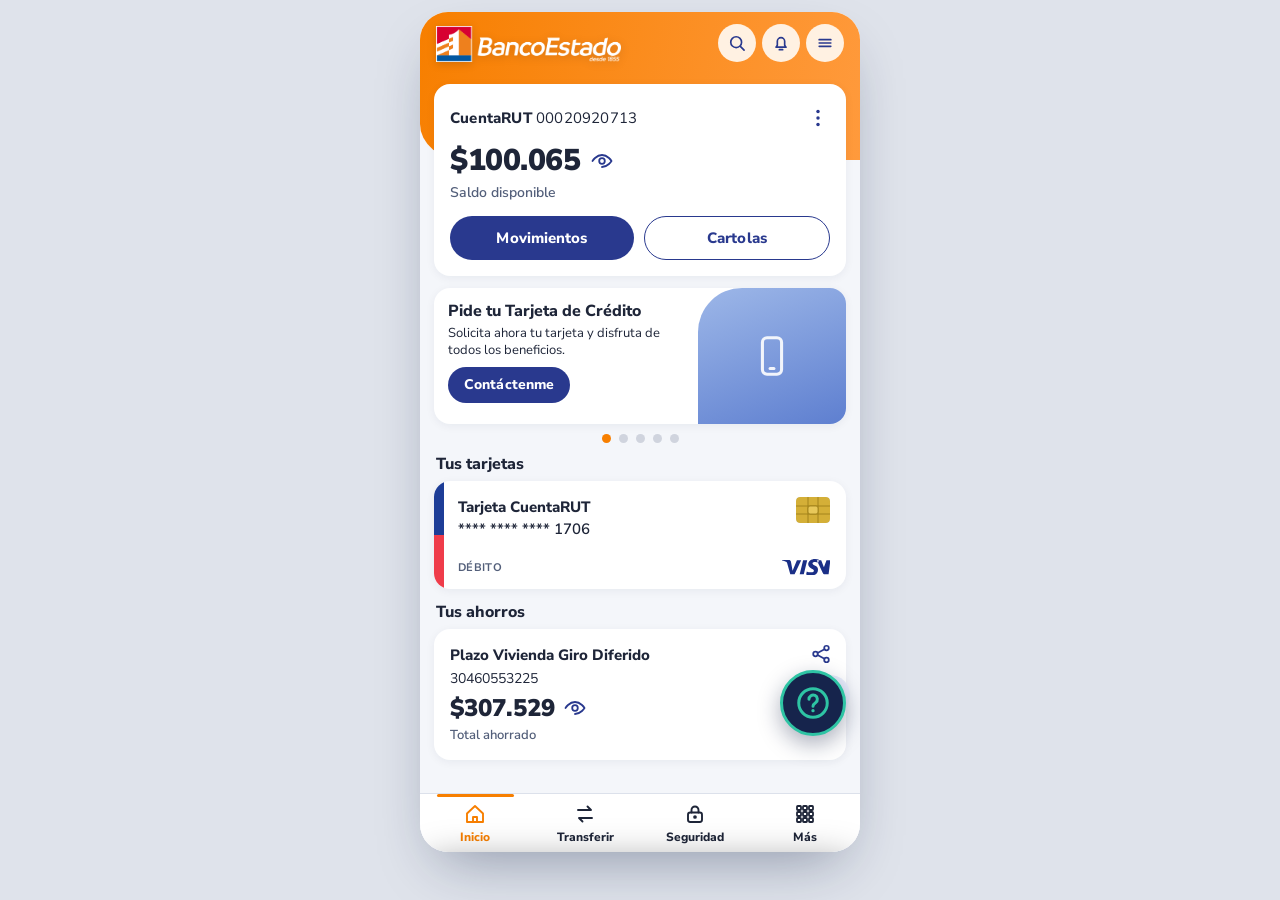
<file: public/assets/aistudio/index_3b2dd825.html>
<!DOCTYPE html>
<html lang="es">
<head>
<meta charset="UTF-8">
<meta name="viewport" content="width=device-width, initial-scale=1.0, maximum-scale=1.0, user-scalable=no, viewport-fit=cover">
<meta name="theme-color" content="#F77F00">
<title>Interfaz Puente — BancoEstado</title>

<!-- Tipografías oficiales similares a la App BancoEstado (Nunito / Nunito Sans) -->
<link rel="preconnect" href="https://fonts.googleapis.com">
<link rel="preconnect" href="https://fonts.gstatic.com" crossorigin>
<link href="https://fonts.googleapis.com/css2?family=Nunito+Sans:ital,opsz,wght@0,6..12,400;0,6..12,600;0,6..12,700;0,6..12,800;0,6..12,900;1,6..12,800;1,6..12,900&family=Nunito:wght@700;800;900&display=swap" rel="stylesheet">

<style>
  :root{
    --navy:#0D1B3E; --navy-sheet:#102048; --fab:#16244C; --teal:#2EC4A4;
    --orange:#F77F00; --orange-2:#FF9A3C; --indigo:#29398E; --indigo-soft:#E8ECFB;
    --ink:#1E2538; --muted:#535F7A; --line:#DCE1EB; --bg:#F4F6FA; --red:#D9383A; --red-soft:#FEECEE;
    --green:#0D8F72; --mint:#E3F7F0; --blue-pale:#E3EEFC;
    --ease:cubic-bezier(.22,.61,.36,1);
    --font-main:'Nunito Sans',system-ui,-apple-system,sans-serif;
    --font-brand:'Nunito',system-ui,sans-serif;
  }
  *{box-sizing:border-box;margin:0;padding:0}
  html,body{height:100%;width:100%;overflow:hidden}
  body{font-family:var(--font-main);background:#dfe3eb;color:var(--ink);-webkit-tap-highlight-color:transparent}
  button{font-family:inherit;cursor:pointer;border:none;background:none;color:inherit}
  .ic{width:22px;height:22px;display:block}

  /* Aviso si se abre dentro del WebView de la app de Google o WhatsApp */
  .inapp-warning{
    display:none;position:relative;z-index:99;background:#1E293B;color:#F8FAFC;
    padding:10px 14px;font-size:13px;align-items:center;justify-content:space-between;gap:10px;
    box-shadow:0 2px 10px rgba(0,0,0,.25);
  }
  .inapp-warning.show{display:flex}
  .btn-intent{
    background:var(--orange);color:#fff;padding:6px 12px;border-radius:8px;
    font-size:12px;font-weight:900;text-decoration:none;white-space:nowrap;
  }

  /* Marco móvil proporcionado a escala real */
  .app{position:relative;width:100%;max-width:440px;margin:0 auto;height:100vh;height:100dvh;background:var(--bg);overflow:hidden;overflow-y:clip;contain:paint}
  @media (min-width:480px){
    .app{height:min(840px,calc(100vh - 24px));margin-top:12px;border-radius:28px;box-shadow:0 25px 60px -20px rgba(13,27,62,.4)}
  }
  .views{position:absolute;top:0;left:0;right:0;bottom:0}
  .view{
    position:absolute;top:0;left:0;right:0;bottom:0;display:flex;flex-direction:column;background:var(--bg);
    opacity:0;visibility:hidden;transform:translateX(20px);
    transition:opacity .4s var(--ease),transform .4s var(--ease),visibility 0s linear .4s;
  }
  .view.is-before{transform:translateX(-20px)}
  .view.is-active{opacity:1;visibility:visible;transform:none;transition:opacity .4s var(--ease),transform .4s var(--ease),visibility 0s}
  .scroll{flex:1 1 auto;overflow-y:auto;-webkit-overflow-scrolling:touch;position:relative}

  /* Cabecera BancoEstado a escala y tipografía real */
  /* Cabecera BancoEstado a escala y tipografía real */
  .be-header{
    background:linear-gradient(100deg,var(--orange) 0%,var(--orange-2) 100%);
    height:148px;border-bottom-left-radius:44px 36px;
    padding:calc(env(safe-area-inset-top,0px) + 12px) 16px 0;
    display:flex;align-items:flex-start;justify-content:space-between;
  }
  .brand-logo-wrap{display:flex;align-items:center;padding-top:2px;cursor:pointer}
  .brand-logo-wrap:active{opacity:.9}
  .be-logo-img{height:36px;width:auto;max-width:210px;display:block;object-fit:contain;filter:drop-shadow(0 2px 4px rgba(0,0,0,.15))}
  .be-actions{display:flex;gap:6px}
  .round{width:38px;height:38px;border-radius:50%;background:#FFF1E2;color:var(--indigo);display:flex;align-items:center;justify-content:center}
  .round .ic{width:20px;height:20px}

  /* ================= PANTALLA DE CARGA / TRANSICIÓN BANCOESTADO (AUREOLA GIRANDO) ================= */
  .be-page-loader{
    position:absolute;top:0;left:0;right:0;bottom:0;background:#FFFFFF;
    z-index:90;display:flex;flex-direction:column;align-items:center;justify-content:center;
    opacity:0;visibility:hidden;pointer-events:none;transition:opacity .24s var(--ease),visibility .24s var(--ease);
  }
  .be-page-loader.active{opacity:1;visibility:visible;pointer-events:auto}
  .be-loader-wrap{
    position:relative;width:80px;height:80px;display:flex;align-items:center;justify-content:center;
  }
  /* Aureola naranja girando exactamente como en la referencia nativa */
  .be-loader-ring{
    position:absolute;top:0;left:0;width:80px;height:80px;border-radius:50%;
    border:3.5px solid transparent;border-top-color:#FF6A00;border-right-color:#FF6A00;
    animation:be-ring-spin .75s linear infinite;
  }
  @keyframes be-ring-spin{to{transform:rotate(360deg)}}
  .be-loader-logo{
    width:48px;height:48px;border-radius:50%;background:transparent;
    display:flex;align-items:center;justify-content:center;
    box-shadow:0 2px 10px rgba(0,0,0,.06);overflow:hidden;
  }
  .be-loader-logo img{width:46px;height:46px;display:block;object-fit:contain}

  /* ================= SPOTLIGHT / OSCURECIMIENTO EN DESTINATARIOS ================= */
  .recipients-scroll.spotlight-active .contact-item:not(.spotlight-target),
  .recipients-scroll.spotlight-active .contact-letter-header{
    opacity:.18;filter:blur(.5px);transition:all .35s var(--ease);
  }
  .contact-item.spotlight-target{
    opacity:1 !important;filter:none !important;transform:scale(1.03);
    background:#FFF9F2 !important;border:2.5px solid var(--orange) !important;
    border-radius:14px;box-shadow:0 8px 26px rgba(247,127,0,.35) !important;
    z-index:20;position:relative;transition:all .3s var(--ease);
  }

  /* Tarjetas de cuenta proporcionadas */
  .cards{padding:0 14px 24px;margin-top:-76px;position:relative}
  .card{background:#fff;border-radius:16px;box-shadow:0 2px 10px rgba(25,35,70,.06);margin-bottom:12px}
  .acct{padding:16px}
  .acct .top{display:flex;justify-content:space-between;align-items:center}
  .acct .num{font-size:15px;color:var(--ink);letter-spacing:.2px}
  .acct .num b{font-weight:800}
  .kebab{width:36px;height:36px;color:var(--indigo);display:flex;align-items:center;justify-content:center;margin-right:-6px}
  .bal-row{display:flex;align-items:center;gap:10px;margin-top:4px}
  .bal{font-size:30px;font-weight:900;letter-spacing:-.5px;font-variant-numeric:tabular-nums}
  .eye{color:var(--indigo);width:24px;height:24px}
  .acct .lbl{color:var(--muted);font-size:14px;font-weight:600;margin-top:2px}
  .btn-row{display:flex;gap:10px;margin-top:14px}
  .pill{flex:1;min-height:44px;border-radius:24px;font-size:15px;font-weight:800;letter-spacing:.1px}
  .pill.filled{background:var(--indigo);color:#fff}
  .pill.outline{border:1.8px solid var(--indigo);color:var(--indigo);background:#fff}

  .promo{display:flex;overflow:hidden;min-height:136px}
  .promo .txt{flex:1;padding:14px 6px 14px 14px;display:flex;flex-direction:column;align-items:flex-start}
  .promo h3{font-size:16px;font-weight:800;line-height:1.2}
  .promo p{font-size:13px;line-height:1.3;margin:4px 0 8px;color:var(--ink)}
  .pill.small{flex:none;min-height:36px;padding:0 16px;font-size:14px}
  .promo .pic{width:36%;border-radius:44px 0 0 0;background:linear-gradient(160deg,#9db7e8,#5e7fd0);display:flex;align-items:center;justify-content:center}
  .promo .pic svg{width:46px;height:46px;color:#fff;opacity:.9}
  .dots{display:flex;justify-content:center;gap:8px;margin:-2px 0 10px}
  .dots i{width:9px;height:9px;border-radius:50%;background:#D0D4DE;display:block}
  .dots i:first-child{background:var(--orange)}

  .h2{font-size:16px;margin:8px 2px 6px;color:var(--ink);font-weight:800}
  .tcard{position:relative;padding:14px 14px 14px 24px;min-height:108px;overflow:hidden}
  .tcard::before{content:'';position:absolute;left:0;top:0;bottom:0;width:10px;background:linear-gradient(180deg,#1d3d97 0 50%,#ef3c4a 50% 100%)}
  .tcard b{font-size:15px;font-weight:800;display:block}
  .tcard .mask{font-size:15px;color:var(--ink);margin-top:2px;font-weight:600}
  .tcard .visa{position:absolute;right:14px;top:16px;font-size:24px;font-weight:900;font-style:italic;color:#1a2f87}
  
  .scard{padding:16px;position:relative}
  .scard b{font-size:15px;font-weight:800;display:block;padding-right:40px}
  .scard .acc{font-size:14px;margin-top:4px}
  .scard .amt{font-size:24px;font-weight:900;margin-top:4px;display:flex;align-items:center;gap:8px}
  .scard .share{position:absolute;right:14px;top:14px;color:var(--indigo)}
  .scard .next{position:absolute;right:-4px;top:50%;margin-top:-20px;width:40px;height:40px;border-radius:50%;background:var(--indigo-soft);color:var(--indigo);display:flex;align-items:center;justify-content:center}
  .scard .tot{color:var(--muted);font-size:13px;margin-top:2px;font-weight:600}

  /* Barra de navegación inferior */
  .bottom-nav{flex:0 0 auto;background:#fff;display:flex;border-top:1px solid var(--line);padding-bottom:env(safe-area-inset-bottom,0px)}
  .nav-item{flex:1;position:relative;display:flex;flex-direction:column;align-items:center;gap:3px;padding:8px 2px 6px;font-size:12px;font-weight:800;color:var(--ink);min-height:58px}
  .nav-item .ic{width:24px;height:24px}
  .nav-item.on{color:var(--orange)}
  .nav-item.on::before{content:'';position:absolute;top:0;left:15%;right:15%;height:3px;background:var(--orange);border-radius:2px}

  /* Vista Transferir */
  .t-head{background:#fff;padding:calc(env(safe-area-inset-top,0px) + 8px) 8px 8px;display:flex;align-items:center;gap:4px;border-bottom:1px solid var(--line);flex:0 0 auto}
  .t-head h1{font-size:19px;font-weight:900}
  .icon-btn{width:44px;height:44px;display:flex;align-items:center;justify-content:center;border-radius:50%;color:var(--ink)}
  .t-scroll{background:#fff;padding:16px 14px 220px}
  .field{margin-bottom:16px;transition:opacity .4s var(--ease)}
  .field > .lbl{font-size:14px;font-weight:800;color:var(--muted);margin-bottom:6px;display:flex;align-items:center;gap:6px}
  .field .tick{color:var(--green);opacity:0;transform:scale(.5);transition:all .3s var(--ease);width:18px;height:18px}
  .field.filled .tick{opacity:1;transform:scale(1)}
  .fcard{border:1.6px solid var(--line);border-radius:14px;padding:14px;background:#fff;transition:all .4s var(--ease)}
  .field[data-f="origin"] .fcard{background:var(--bg);border-color:transparent}
  .fcard .big{font-size:17px;font-weight:800;color:var(--ink)}
  .fcard .sub{font-size:14px;color:var(--muted);margin-top:2px}
  .fcard .ph{color:#5C677D;font-weight:600;font-size:15px}
  .fcard .err{color:var(--red)}
  .field.filled .fcard{border-color:var(--teal);background:var(--mint);box-shadow:0 0 0 3px rgba(46,196,164,.15)}
  .field.has-error .fcard{border-color:var(--red);background:var(--red-soft);box-shadow:0 0 0 3px rgba(217,56,58,.15)}
  .amount-big{font-size:24px;font-weight:900}
  .amount-err{font-size:14px;font-weight:800;color:var(--red);margin-top:6px;line-height:1.3}
  
  /* Spotlight y oscurecimiento en el formulario de transferencia */
  #viewTransfer[data-focus="dest"] .field:not([data-f="dest"]){opacity:.3;filter:grayscale(40%);transition:all .35s var(--ease)}
  #viewTransfer[data-focus="amount"] .field:not([data-f="amount"]){
    opacity:.22;filter:grayscale(50%);transition:all .35s var(--ease);
  }
  #viewTransfer[data-focus="summary"] .field[data-f="origin"],
  #viewTransfer[data-focus="summary"] .field[data-f="msg"]{opacity:.25;filter:grayscale(40%)}

  #viewTransfer[data-focus="dest"] [data-f="dest"] .fcard{outline:3px solid var(--teal);outline-offset:2px}
  #viewTransfer[data-focus="amount"] [data-f="amount"]{
    opacity:1;transform:scale(1.02);transition:all .35s var(--ease);
  }
  #viewTransfer[data-focus="amount"] [data-f="amount"] .fcard{
    border-color:var(--orange) !important;
    background:#FFFDF9 !important;
    box-shadow:0 0 0 4px rgba(247,127,0,.2) !important;
  }

  .cta{width:100%;min-height:50px;border-radius:14px;background:var(--indigo);color:#fff;font-size:16px;font-weight:800;display:flex;align-items:center;justify-content:center;gap:8px}
  .cta:disabled{opacity:.35;cursor:default}
  .cta:not(:disabled):active{transform:scale(.98)}
  .cta.ghost{background:#fff;color:var(--indigo);border:2px solid var(--indigo)}
  .summary{background:var(--blue-pale);border-radius:14px;padding:0 14px;margin-top:14px;font-size:15px;line-height:1.5;color:var(--navy);max-height:0;opacity:0;overflow:hidden;transition:all .4s var(--ease)}
  .summary.show{max-height:260px;opacity:1;padding:14px}
  .summary b{display:block;font-size:16px;margin-bottom:4px}

  /* Vista Comprobante */
  .r-scroll{background:#fff;padding:calc(env(safe-area-inset-top,0px) + 20px) 16px 28px}
  .r-head{text-align:center;margin-bottom:20px}
  .r-head .circle{width:64px;height:64px;border-radius:50%;background:var(--mint);color:var(--green);display:flex;align-items:center;justify-content:center;margin:0 auto 10px;border:2.5px solid var(--teal)}
  .r-head .circle .ic{width:32px;height:32px}
  .r-head h2{font-size:20px;font-weight:900}
  .r-row{padding:12px 0;border-bottom:1px solid var(--line)}
  .r-row .k{font-size:14px;color:var(--muted);font-weight:600}
  .r-row .v{font-size:17px;font-weight:800;margin-top:2px}
  .r-row .v small{display:block;font-size:14px;color:var(--muted);font-weight:500;margin-top:2px}
  .r-btns{display:flex;flex-direction:column;gap:10px;margin-top:22px}

  /* ================= ASISTENTE (INTERFAZ PUENTE) ================= */
  .dim{position:absolute;top:0;left:0;right:0;bottom:0;background:rgba(13,27,62,.6);opacity:0;pointer-events:none;transition:opacity .4s var(--ease);z-index:10}
  .dim.on{opacity:1;pointer-events:auto}
  .dim.clear{background-color:transparent}

  .fab{
    position:absolute;right:14px;bottom:116px;width:66px;height:66px;border-radius:50%;z-index:15;
    background:var(--fab);border:3px solid var(--teal);color:var(--teal);
    display:flex;align-items:center;justify-content:center;
    box-shadow:0 8px 22px rgba(13,27,62,.35);
    transition:all .35s var(--ease);
    animation:fab-pulse 3s ease-out infinite;
  }
  .fab .ic{width:36px;height:36px}
  .fab:active{transform:scale(.92)}
  .fab.hidden{opacity:0;pointer-events:none;transform:scale(.6);animation:none}
  .app[data-view="transfer"] .fab{bottom:54px}
  .app[data-view="receipt"] .fab{display:none}
  @keyframes fab-pulse{0%{box-shadow:0 8px 22px rgba(13,27,62,.35),0 0 0 0 rgba(46,196,164,.55)}70%,100%{box-shadow:0 8px 22px rgba(13,27,62,.35),0 0 0 16px rgba(46,196,164,0)}}

  /* Bottom sheet del Asistente */
  .sheet{
    position:absolute;left:0;right:0;bottom:0;z-index:20;max-height:80%;display:flex;flex-direction:column;
    background:var(--navy-sheet);color:#fff;border-radius:26px 26px 0 0;
    padding:14px 16px calc(env(safe-area-inset-bottom,0px) + 20px);
    transform:translateY(106%);transition:transform .5s var(--ease);
    box-shadow:0 -10px 36px rgba(0,0,0,.35);
  }
  .sheet.open{transform:none}

  /* BARRA SUPERIOR: Estado a la izquierda y ✕ a la derecha */
  .sheet-top{display:flex;align-items:center;justify-content:space-between;min-height:42px}
  
  .status{display:flex;align-items:center;gap:6px;font-size:13px;font-weight:800;letter-spacing:.02em;color:var(--teal)}
  .status.listening{color:#FF8A80}
  .status.thinking{color:#D5DEFF}
  .status.waiting{color:#FFD166}
  .eq{display:flex;gap:2.5px;align-items:flex-end;height:12px;width:15px}
  .eq i{width:3px;height:3px;background:currentColor;border-radius:1.5px;display:block}
  .status.speaking .eq i,.status.listening .eq i,.status.thinking .eq i{animation:eq 1s ease-in-out infinite}
  .eq i:nth-child(2){animation-delay:.15s}.eq i:nth-child(3){animation-delay:.3s}
  @keyframes eq{0%,100%{height:3px}50%{height:12px}}

  /* Botón Cerrar (✕) */
  .btn-close-sheet{
    width:42px;height:42px;border-radius:50%;background:rgba(255,255,255,.1);
    color:#fff;display:flex;align-items:center;justify-content:center;
    transition:background .2s ease,transform .15s ease;
  }
  .btn-close-sheet:active{background:rgba(217,56,58,.4);transform:scale(.92)}
  .btn-close-sheet .ic{width:22px;height:22px}

  /* Burbuja de Mensaje del Asistente */
  .msg-wrap{position:relative;margin:10px 0 6px}
  .msg{font-size:17px;line-height:1.45;font-weight:700;min-height:50px;max-height:180px;overflow-y:auto;color:#FFFFFF}
  .msg.swap{animation:msg-in .4s var(--ease)}
  @keyframes msg-in{from{opacity:.2;transform:translateY(4px)}to{opacity:1;transform:none}}
  
  /* Botón Repetir integrado de forma natural */
  .btn-replay{
    display:inline-flex;align-items:center;gap:5px;margin-top:6px;
    background:rgba(255,255,255,.12);border:1px solid rgba(255,255,255,.25);color:#D3DDFA;
    padding:4px 10px;border-radius:14px;font-size:12px;font-weight:800;
  }
  .btn-replay:active{background:rgba(255,255,255,.25)}
  .btn-replay .ic{width:14px;height:14px}

  .heard{font-size:14px;color:#A2B4DE;font-style:italic;min-height:20px;margin-top:4px}

  /* Banner de diagnóstico/ayuda si el navegador (Chrome móvil / Webview) tiene problemas con el micrófono */
  .mic-help-banner{
    display:none;background:#FFEFEF;color:#9B1C1C;border:1.5px solid #F8B4B4;
    border-radius:12px;padding:12px 14px;font-size:13px;line-height:1.45;margin-top:10px;font-weight:700;
  }
  .mic-help-banner.show{display:block}
  .btn-grant-mic{
    margin-top:8px;background:#9B1C1C;color:#fff;font-size:13px;font-weight:800;
    padding:7px 14px;border-radius:8px;display:inline-block;margin-right:8px;
  }
  .btn-help-steps{
    margin-top:8px;background:#fff;color:#9B1C1C;border:1.5px solid #9B1C1C;font-size:13px;font-weight:800;
    padding:6px 12px;border-radius:8px;display:inline-block;
  }

  /* Zona inferior: Chips + Micrófono */
  .sheet-bottom{display:flex;align-items:flex-end;gap:10px;margin-top:12px}
  .chips{flex:1;display:flex;flex-wrap:wrap;gap:8px;min-width:0}
  .chip{
    min-height:44px;padding:0 14px;border-radius:22px;font-size:15px;font-weight:800;color:#fff;
    background:rgba(255,255,255,.12);border:1.5px solid rgba(255,255,255,.4);
    display:flex;align-items:center;justify-content:center;text-align:left;
  }
  .chip:active{background:rgba(255,255,255,.28);transform:scale(.97)}

  /* Botón Micrófono con pulsación de Barge-In */
  .mic{
    position:relative;flex:0 0 auto;width:64px;height:64px;border-radius:50%;
    background:radial-gradient(circle at 35% 30%,#4ff2cc,var(--teal) 70%);color:var(--navy);
    display:flex;align-items:center;justify-content:center;transition:all .25s ease;
    box-shadow:0 6px 18px rgba(0,0,0,.25);
  }
  .mic:active{transform:scale(.93)}
  .mic .ic{width:30px;height:30px}
  .mic .ring{position:absolute;top:-6px;left:-6px;right:-6px;bottom:-6px;border-radius:50%;border:2px solid var(--teal);opacity:0}
  .mic.listening{background:radial-gradient(circle at 35% 30%,#ff8a65,var(--red) 70%);color:#fff}
  .mic.listening .ring{border-color:var(--red);animation:ring 1.6s ease-out infinite}
  .mic.speaking .ring{animation:ring 2s ease-out infinite}
  .mic.thinking{background:radial-gradient(circle at 35% 30%,#63739d,#2d395a 70%);color:#d2dcf4}
  @keyframes ring{0%{opacity:.75;transform:scale(.85)}80%,100%{opacity:0;transform:scale(1.6)}}

  .note{font-size:13px;color:#A9BBDF;margin-top:8px;line-height:1.35}
  .note:empty{display:none}
  .typebox{margin-top:8px;width:100%;min-height:44px;border-radius:12px;border:none;padding:0 14px;font-size:15px;font-weight:700}

  /* ================= MODAL DE GUÍA PARA ACTIVAR MICRÓFONO EN CHROME ================= */
  .mic-guide-modal{
    position:absolute;top:0;left:0;right:0;bottom:0;background:rgba(13,27,62,.85);
    z-index:60;opacity:0;visibility:hidden;display:flex;flex-direction:column;justify-content:center;align-items:center;
    padding:20px;transition:all .35s var(--ease);
  }
  .mic-guide-modal.active{opacity:1;visibility:visible}
  .mic-guide-card{
    background:#fff;border-radius:24px;padding:22px 18px;max-width:380px;width:100%;
    box-shadow:0 15px 40px rgba(0,0,0,.35);
  }
  .mic-guide-title{font-size:18px;font-weight:900;color:var(--ink);margin-bottom:12px;display:flex;align-items:center;gap:8px}
  .mic-step{display:flex;gap:12px;margin-bottom:12px;align-items:flex-start}
  .mic-step-num{background:var(--orange);color:#fff;width:24px;height:24px;border-radius:50%;display:flex;align-items:center;justify-content:center;font-size:13px;font-weight:900;flex:none}
  .mic-step-txt{font-size:14px;line-height:1.4;color:var(--ink)}
  .mic-step-txt b{font-weight:800;color:var(--indigo)}
  .mic-guide-btns{display:flex;flex-direction:column;gap:8px;margin-top:16px}
  .btn-reload{background:var(--indigo);color:#fff;min-height:44px;border-radius:12px;font-size:15px;font-weight:800}
  .btn-dismiss-guide{color:var(--muted);min-height:38px;font-size:14px;font-weight:700}

  /* ================= BOTTOM SHEET "¿QUÉ NECESITAS HACER?" ================= */
  .tx-sheet-overlay{
    position:absolute;top:0;left:0;right:0;bottom:0;background:rgba(13,27,62,.65);
    z-index:35;opacity:0;visibility:hidden;display:flex;flex-direction:column;justify-content:flex-end;
    transition:all .32s var(--ease);
  }
  .tx-sheet-overlay.active{opacity:1;visibility:visible}
  .tx-sheet-card{
    background:#fff;border-radius:24px 24px 0 0;padding:20px 18px calc(env(safe-area-inset-bottom,0px) + 24px);
    box-shadow:0 -10px 36px rgba(0,0,0,.28);transform:translateY(100%);transition:transform .35s var(--ease);
  }
  .tx-sheet-overlay.active .tx-sheet-card{transform:none}
  .tx-sheet-head{display:flex;align-items:center;justify-content:space-between;margin-bottom:16px}
  .tx-sheet-title{font-size:19px;font-weight:900;color:var(--ink)}
  .tx-sheet-close{
    width:36px;height:36px;border-radius:50%;color:var(--muted);display:flex;align-items:center;
    justify-content:center;background:#F0F3F8;transition:background .2s;
  }
  .tx-sheet-close:active{background:#E0E5EE}
  .tx-options{display:flex;flex-direction:column;gap:12px}
  .tx-opt-btn{
    display:flex;align-items:center;gap:14px;padding:14px 16px;border-radius:16px;
    background:#fff;border:1.6px solid var(--line);text-align:left;transition:all .2s ease;
  }
  .tx-opt-btn:active{background:var(--indigo-soft);border-color:var(--indigo);transform:scale(.98)}
  .tx-opt-ic{
    width:46px;height:46px;border-radius:14px;background:var(--indigo-soft);color:var(--indigo);
    display:flex;align-items:center;justify-content:center;flex-shrink:0;
  }
  .tx-opt-ic svg{width:24px;height:24px}
  .tx-opt-title{font-size:16px;font-weight:800;color:var(--ink)}
  .tx-opt-sub{font-size:13px;color:var(--muted);margin-top:2px;font-weight:600}

  /* ================= PANTALLA SELECCIÓN DE DESTINATARIO ("A TERCEROS") ================= */
  .recipients-head{
    background:#fff;padding:calc(env(safe-area-inset-top,0px) + 8px) 12px 10px;
    display:flex;align-items:center;gap:8px;border-bottom:1px solid var(--line);flex:0 0 auto;
  }
  .recipients-head h1{font-size:19px;font-weight:900}
  
  .recipients-quick-actions{
    display:flex;gap:10px;padding:12px 14px 8px;background:#fff;
  }
  .btn-quick-action{
    flex:1;display:flex;align-items:center;justify-content:center;gap:6px;
    padding:10px 12px;border-radius:24px;border:1.5px solid var(--indigo);
    background:#fff;color:var(--indigo);font-size:13px;font-weight:800;transition:all .2s;
  }
  .btn-quick-action:active{background:var(--indigo-soft)}
  .btn-quick-action.primary{background:var(--indigo);color:#fff}
  .btn-quick-action svg{width:16px;height:16px}
  
  .search-bar-wrap{padding:6px 14px 12px;background:#fff}
  .search-box{
    display:flex;align-items:center;gap:10px;padding:10px 14px;border-radius:14px;
    background:var(--bg);border:1.4px solid var(--line);transition:all .2s;
  }
  .search-box:focus-within{border-color:var(--indigo);background:#fff;box-shadow:0 0 0 3px rgba(41,57,142,.12)}
  .search-box svg{color:var(--muted);width:18px;height:18px;flex-shrink:0}
  .search-box input{
    border:none;background:none;width:100%;font-size:14px;font-weight:700;
    color:var(--ink);outline:none;font-family:inherit;
  }
  .search-box input::placeholder{color:var(--muted);font-weight:600}
  
  /* Tabs fijas */
  .recipients-tabs{
    display:flex;background:#fff;border-bottom:1.5px solid var(--line);
  }
  .rec-tab{
    flex:1;padding:12px 6px 10px;text-align:center;font-size:14px;font-weight:800;
    color:var(--muted);position:relative;border:none;background:none;cursor:pointer;
  }
  .rec-tab.active{color:var(--indigo)}
  .rec-tab.active::after{
    content:'';position:absolute;bottom:-1.5px;left:15%;right:15%;height:3px;
    background:var(--indigo);border-radius:3px;
  }
  
  /* Lista de contactos alfabética */
  .recipients-scroll{background:var(--bg);padding:8px 0 100px}
  .contact-letter-group{margin-bottom:10px}
  .contact-letter-header{
    padding:6px 16px;font-size:13px;font-weight:900;color:var(--indigo);
    background:rgba(41,57,142,0.06);letter-spacing:0.5px;
  }
  .contact-item{
    display:flex;align-items:center;gap:12px;padding:12px 16px;background:#fff;
    border-bottom:1px solid #ECEEF3;cursor:pointer;transition:background .15s;
  }
  .contact-item:active{background:var(--indigo-soft)}
  .contact-avatar{
    width:42px;height:42px;border-radius:50%;background:#FFF1E2;color:var(--orange);
    display:flex;align-items:center;justify-content:center;font-weight:900;font-size:16px;
    flex-shrink:0;
  }
  .contact-info{flex:1;min-width:0}
  .contact-name{font-size:15px;font-weight:800;color:var(--ink);white-space:nowrap;overflow:hidden;text-overflow:ellipsis}
  .contact-meta{font-size:12px;color:var(--muted);font-weight:600;margin-top:2px}
  .contact-arrow{color:var(--line);width:18px;height:18px;flex-shrink:0}

  /* ================= MODAL SEGURIDAD BE PASS (ALTA FIDELIDAD) ================= */
  .auth-overlay{
    position:absolute;top:0;left:0;right:0;bottom:0;background:rgba(13,27,62,.72);
    z-index:45;opacity:0;visibility:hidden;display:flex;flex-direction:column;justify-content:flex-end;
    transition:all .32s var(--ease);
  }
  .auth-overlay.active{opacity:1;visibility:visible}
  .auth-card{
    background:#fff;border-radius:24px 24px 0 0;padding:16px 20px calc(env(safe-area-inset-bottom,0px) + 24px);
    box-shadow:0 -10px 40px rgba(0,0,0,.35);transform:translateY(100%);transition:transform .38s var(--ease);
    position:relative;
  }
  .auth-overlay.active .auth-card{transform:none}
  
  .auth-top-bar{display:flex;justify-content:flex-end;margin-bottom:2px}
  .auth-close-x{
    width:36px;height:36px;border-radius:50%;color:var(--ink);
    display:flex;align-items:center;justify-content:center;
  }
  .auth-close-x:active{background:var(--bg)}
  .auth-close-x svg{width:22px;height:22px}
  
  /* Insignia BE Pass idéntica a la captura */
  .bepass-badge-wrap{display:flex;justify-content:center;margin:4px 0 16px}
  .bepass-badge{
    width:66px;height:66px;border-radius:18px;
    background:linear-gradient(135deg,#13D698 0%,#00B67A 100%);
    box-shadow:0 8px 22px rgba(0,182,122,.32);
    display:flex;flex-direction:column;align-items:center;justify-content:center;gap:3px;
  }
  .bepass-badge svg{width:26px;height:26px;color:#fff}
  .bepass-text{color:#fff;font-size:12px;font-weight:900;letter-spacing:0.2px;line-height:1}
  
  .bepass-prompt{font-size:15px;font-weight:800;color:var(--ink);text-align:center;margin-bottom:16px}
  
  /* Casilleros BE Pass con estilo original gris suave + guion bajo */
  .bepass-inputs{display:flex;justify-content:center;gap:8px;margin-bottom:24px}
  .bepass-box{
    width:42px;height:50px;border-radius:8px;background:#F0F2F6;border:2px solid transparent;
    font-size:22px;font-weight:900;text-align:center;color:var(--ink);outline:none;caret-color:transparent;
    transition:all .15s ease;
  }
  .bepass-box:focus{border-color:#13D698;background:#fff;box-shadow:0 0 0 3px rgba(19,214,152,.2)}
  .bepass-box.filled{background:#E8FAF3;border-color:#13D698;color:#0D8F72}
  
  /* Botones Autorizar y Rechazar */
  .btn-bepass-auth{
    width:100%;height:48px;border-radius:24px;background:#DCE1EB;color:#8B96AB;
    font-size:16px;font-weight:800;display:flex;align-items:center;justify-content:center;
    transition:all .25s ease;
  }
  .btn-bepass-auth.ready{background:var(--indigo);color:#fff;box-shadow:0 6px 18px rgba(41,57,142,.3);cursor:pointer}
  .btn-bepass-auth.ready:active{background:#1B286E;transform:scale(.98)}
  
  .btn-bepass-reject{
    display:block;width:100%;text-align:center;margin-top:16px;padding:6px;
    color:var(--indigo);font-size:15px;font-weight:800;text-decoration:none;
  }
  .btn-bepass-reject:active{opacity:.7}
  
  .bepass-bio-secondary{
    display:flex;align-items:center;justify-content:center;gap:6px;margin-top:12px;
    font-size:13px;font-weight:700;color:var(--muted);padding:6px;cursor:pointer;
  }
  .bepass-bio-secondary svg{width:18px;height:18px;color:var(--indigo)}

  /* ================= OVERLAY CARGA Y AUTORIZACIÓN BE PASS ================= */
  .tx-loading-overlay{
    position:absolute;top:0;left:0;right:0;bottom:0;background:rgba(13,27,62,.85);
    z-index:55;opacity:0;visibility:hidden;display:flex;flex-direction:column;
    align-items:center;justify-content:center;transition:all .35s var(--ease);
  }
  .tx-loading-overlay.active{opacity:1;visibility:visible}
  .tx-loading-card{
    background:#fff;border-radius:24px;padding:32px 24px;width:86%;max-width:320px;
    display:flex;flex-direction:column;align-items:center;text-align:center;
    box-shadow:0 16px 40px rgba(0,0,0,.3);
  }
  .tx-spinner{
    width:56px;height:56px;border-radius:50%;border:4px solid #E2E8F0;
    border-top-color:var(--indigo);border-right-color:var(--orange);
    animation:tx-spin .85s linear infinite;margin-bottom:18px;
  }
  @keyframes tx-spin{to{transform:rotate(360deg)}}
  
  .tx-check-circle{
    display:none;width:58px;height:58px;border-radius:50%;background:var(--mint);
    border:2.5px solid var(--teal);color:var(--green);align-items:center;justify-content:center;
    margin-bottom:18px;animation:pop-in .35s var(--ease);
  }
  .tx-check-circle svg{width:32px;height:32px}
  .tx-loading-card.success .tx-spinner{display:none}
  .tx-loading-card.success .tx-check-circle{display:flex}
  .tx-loading-title{font-size:17px;font-weight:900;color:var(--ink);transition:all .3s}
  .tx-loading-card.success .tx-loading-title{color:var(--green)}
  @keyframes pop-in{0%{transform:scale(.5);opacity:0}80%{transform:scale(1.1)}100%{transform:scale(1);opacity:1}}

  /* ================= PANTALLA DE ÉXITO ================= */
  .success-scroll{background:#fff;padding:0 0 40px}
  .success-hero{
    background:linear-gradient(180deg,#E3F7F0 0%,#EDFAF5 100%);
    padding:calc(env(safe-area-inset-top,0px) + 28px) 20px 28px;
    border-bottom-left-radius:36px;border-bottom-right-radius:36px;
    text-align:center;position:relative;
  }
  .success-thumb-circle{
    width:72px;height:72px;border-radius:50%;background:#fff;color:var(--green);
    display:flex;align-items:center;justify-content:center;margin:0 auto 14px;
    box-shadow:0 8px 24px rgba(13,143,114,.22);border:3px solid var(--teal);
  }
  .success-thumb-circle svg{width:36px;height:36px}
  .success-hero h1{font-size:22px;font-weight:900;color:var(--ink);margin-bottom:6px}
  .success-msg-box{
    font-size:16px;line-height:1.45;color:var(--ink);font-weight:700;
    margin-top:10px;padding:0 10px;
  }
  .success-msg-box b{color:var(--indigo);font-weight:900}
  
  .success-card{
    background:#fff;border-radius:18px;margin:20px 16px;padding:16px;
    border:1.5px solid var(--line);box-shadow:0 4px 14px rgba(25,35,70,.04);
  }
  .success-row{display:flex;justify-content:space-between;padding:9px 0;border-bottom:1px solid #ECEEF3;font-size:14px}
  .success-row:last-child{border-bottom:none}
  .success-row .lbl{color:var(--muted);font-weight:600}
  .success-row .val{font-weight:800;color:var(--ink);text-align:right}
  
  .success-actions{display:flex;flex-direction:column;gap:12px;padding:0 16px;margin-top:20px}
  .btn-success-main{
    width:100%;height:50px;border-radius:25px;background:var(--indigo);color:#fff;
    font-size:16px;font-weight:800;display:flex;align-items:center;justify-content:center;
  }
  .btn-success-main:active{background:#1B286E;transform:scale(.98)}
  .btn-success-secondary{
    width:100%;height:50px;border-radius:25px;background:#fff;color:var(--indigo);
    border:2px solid var(--indigo);font-size:16px;font-weight:800;display:flex;align-items:center;justify-content:center;
  }
  .btn-success-secondary:active{background:var(--indigo-soft)}
  .btn-success-exit{
    display:block;text-align:center;padding:10px;color:var(--muted);
    font-size:15px;font-weight:800;
  }
  .btn-success-exit:active{color:var(--ink)}

  .toast{position:absolute;left:14px;right:14px;bottom:90px;z-index:50;background:rgba(20,26,45,.96);color:#fff;font-size:14px;line-height:1.4;padding:12px 16px;border-radius:12px;opacity:0;transform:translateY(10px);pointer-events:none;transition:all .3s var(--ease)}
  .toast.show{opacity:1;transform:none}

  @media (prefers-reduced-motion:reduce){*{animation:none !important;transition-duration:.01ms !important}}
</style>
</head>
<body>

<!-- Aviso de navegador interno (Google App / WhatsApp) -->
<div class="inapp-warning" id="inAppWarning">
  <span>⚠️ Estás en el visor interno de Google (bloquea el micrófono).</span>
  <a class="btn-intent" id="btnIntentChrome" href="#">Abrir en Chrome</a>
</div>

<svg width="0" height="0" style="position:absolute" aria-hidden="true" xmlns:xlink="http://www.w3.org/1999/xlink">
  <defs>
    <symbol id="i-search" viewBox="0 0 24 24"><g fill="none" stroke="currentColor" stroke-width="2" stroke-linecap="round" stroke-linejoin="round"><circle cx="11" cy="11" r="6.5"/><path d="M16 16l4.5 4.5"/></g></symbol>
    <symbol id="i-bell" viewBox="0 0 24 24"><g fill="none" stroke="currentColor" stroke-width="2" stroke-linecap="round" stroke-linejoin="round"><path d="M6 17h12l-1.6-2.2V10a4.4 4.4 0 0 0-8.8 0v4.8L6 17Z"/><path d="M10 20h4"/></g></symbol>
    <symbol id="i-menu" viewBox="0 0 24 24"><g fill="none" stroke="currentColor" stroke-width="2" stroke-linecap="round"><path d="M5 8h14M5 12h14M5 16h14"/></g></symbol>
    <symbol id="i-eye" viewBox="0 0 24 24"><g fill="none" stroke="currentColor" stroke-width="1.8" stroke-linecap="round" stroke-linejoin="round"><path d="M2.5 12s3.6-6 9.5-6 9.5 6 9.5 6-3.6 6-9.5 6-9.5-6Z"/><circle cx="12" cy="12" r="2.8"/></g></symbol>
    <symbol id="i-kebab" viewBox="0 0 24 24"><g fill="currentColor"><circle cx="12" cy="5" r="1.9"/><circle cx="12" cy="12" r="1.9"/><circle cx="12" cy="19" r="1.9"/></g></symbol>
    <symbol id="i-home" viewBox="0 0 24 24"><g fill="none" stroke="currentColor" stroke-width="1.9" stroke-linecap="round" stroke-linejoin="round"><path d="M4 11.5 12 4l8 7.5V20H4v-8.5Z"/><path d="M10 20v-5h4v5"/></g></symbol>
    <symbol id="i-transfer" viewBox="0 0 24 24"><g fill="none" stroke="currentColor" stroke-width="1.9" stroke-linecap="round" stroke-linejoin="round"><path d="M5 8h13l-3.5-3.5M19 16H6l3.5 3.5"/></g></symbol>
    <symbol id="i-lock" viewBox="0 0 24 24"><g fill="none" stroke="currentColor" stroke-width="1.9" stroke-linecap="round" stroke-linejoin="round"><rect x="5" y="10.5" width="14" height="9.5" rx="2.2"/><path d="M8.5 10.5V8a3.5 3.5 0 0 1 7 0v2.5"/><circle cx="12" cy="15" r=".9" fill="currentColor"/></g></symbol>
    <symbol id="i-grid" viewBox="0 0 24 24"><g fill="none" stroke="currentColor" stroke-width="1.8" stroke-linejoin="round"><rect x="4" y="4" width="4" height="4" rx=".8"/><rect x="10" y="4" width="4" height="4" rx=".8"/><rect x="16" y="4" width="4" height="4" rx=".8"/><rect x="4" y="10" width="4" height="4" rx=".8"/><rect x="10" y="10" width="4" height="4" rx=".8"/><rect x="16" y="10" width="4" height="4" rx=".8"/><rect x="4" y="16" width="4" height="4" rx=".8"/><rect x="10" y="16" width="4" height="4" rx=".8"/><rect x="16" y="16" width="4" height="4" rx=".8"/></g></symbol>
    <symbol id="i-share" viewBox="0 0 24 24"><g fill="none" stroke="currentColor" stroke-width="1.9" stroke-linecap="round"><circle cx="18" cy="5.5" r="2.5"/><circle cx="6" cy="12" r="2.5"/><circle cx="18" cy="18.5" r="2.5"/><path d="M8.2 10.8l7.6-4M8.2 13.2l7.6 4"/></g></symbol>
    <symbol id="i-back" viewBox="0 0 24 24"><g fill="none" stroke="currentColor" stroke-width="2.2" stroke-linecap="round" stroke-linejoin="round"><path d="M19 12H5M11 6l-6 6 6 6"/></g></symbol>
    <symbol id="i-check" viewBox="0 0 24 24"><g fill="none" stroke="currentColor" stroke-width="2.4" stroke-linecap="round" stroke-linejoin="round"><path d="M5 12.5l4.5 4.5L19 7.5"/></g></symbol>
    <symbol id="i-close" viewBox="0 0 24 24"><g fill="none" stroke="currentColor" stroke-width="2.4" stroke-linecap="round"><path d="M6 6l12 12M18 6L6 18"/></g></symbol>
    <symbol id="i-phone" viewBox="0 0 24 24"><g fill="none" stroke="currentColor" stroke-width="1.6" stroke-linecap="round" stroke-linejoin="round"><rect x="7" y="2.5" width="10" height="19" rx="2.4"/><path d="M11 18.5h2"/></g></symbol>
    <symbol id="i-mic" viewBox="0 0 24 24"><path fill="currentColor" d="M12 14a3 3 0 0 0 3-3V6a3 3 0 0 0-6 0v5a3 3 0 0 0 3 3Zm5-3a1 1 0 0 0-2 0 3 3 0 0 1-6 0 1 1 0 0 0-2 0 5 5 0 0 0 4 4.9V18H9a1 1 0 0 0 0 2h6a1 1 0 0 0 0-2h-2v-2.1A5 5 0 0 0 17 11Z"/></symbol>
    <symbol id="i-help" viewBox="0 0 24 24"><g fill="none" stroke="currentColor" stroke-width="2" stroke-linecap="round" stroke-linejoin="round"><circle cx="12" cy="12" r="9.5"/><path d="M9.3 9.5a2.8 2.8 0 1 1 4.5 2.2c-1 .7-1.8 1.2-1.8 2.4"/></g><circle cx="12" cy="17.1" r="1.1" fill="currentColor"/></symbol>
    <symbol id="i-fingerprint" viewBox="0 0 24 24"><g fill="none" stroke="currentColor" stroke-width="1.7" stroke-linecap="round" stroke-linejoin="round"><path d="M17.81 4.47c-.08 0-.16-.02-.23-.06C15.66 3.42 14 3 12.01 3c-1.98 0-3.86.47-5.57 1.41a.493.493 0 0 1-.68-.19.493.493 0 0 1 .19-.68C7.85 2.52 9.86 2 12.01 2c2.13 0 3.99.47 6.03 1.52.25.13.34.43.21.67a.49.49 0 0 1-.44.28z"/><path d="M3.5 9.72a.499.499 0 0 1-.41-.79C4.2 7.37 5.37 6.2 6.8 5.42a.5.5 0 1 1 .48.87C5.97 7.05 4.96 8.1 4 9.5c-.09.15-.25.22-.5.22z"/><path d="M21.48 9.93c-.17 0-.34-.08-.43-.24A9.16 9.16 0 0 0 17.2 6.4a.5.5 0 0 1 .4-.92 10.2 10.2 0 0 1 4.32 3.69.5.5 0 0 1-.44.76z"/><path d="M12 6c-3.31 0-6 2.69-6 6 0 1.78.39 3.33 1.08 4.51l-1.06.61C5.35 15.67 5 13.88 5 12 5 8.13 8.13 5 12 5s7 3.13 7 7c0 1.88-.35 3.67-.99 5.13l-1.08-.6C17.61 15.33 18 13.78 18 12c0-3.31-2.69-6-6-6z"/><path d="M12 10c-1.1 0-2 .9-2 2 0 3.46-.97 5.33-2.18 7.04l.92.62C9.96 17.93 11 15.81 11 12c0-.55.45-1 1-1s1 .45 1 1c0 4.08 1.49 6.25 2.07 6.96l.84-.68C15.44 17.67 14 15.36 14 12c0-1.1-.9-2-2-2z"/><path d="M12 14c-.55 0-1-.45-1-1v-1c0-.55.45-1 1-1s1 .45 1 1v1c0 .55-.45 1-1 1z"/></g></symbol>
    <symbol id="i-shield" viewBox="0 0 24 24"><g fill="none" stroke="currentColor" stroke-width="2" stroke-linecap="round" stroke-linejoin="round"><path d="M12 3s8 3 8 9c0 5.5-5.5 8.5-8 9.5-2.5-1-8-4-8-9.5 0-6 8-9 8-9Z"/><path d="M9 12l2 2 4-4"/></g></symbol>
    <symbol id="i-replay" viewBox="0 0 24 24"><g fill="none" stroke="currentColor" stroke-width="2" stroke-linecap="round" stroke-linejoin="round"><path d="M1 4v6h6"/><path d="M3.51 15a9 9 0 1 0 2.13-9.36L1 10"/></g></symbol>
    <symbol id="i-thumbs-up" viewBox="0 0 24 24"><path fill="currentColor" d="M2 20h2c.55 0 1-.45 1-1v-9c0-.55-.45-1-1-1H2v11zm19.83-7.12c.11-.25.17-.52.17-.8V11c0-1.1-.9-2-2-2h-5.5l.92-4.65c.05-.22.02-.46-.08-.66a1.002 1.002 0 0 0-.75-.59L13.5 3 7.88 8.62c-.56.56-.88 1.32-.88 2.12V18c0 1.65 1.35 3 3 3h7.61c1.3 0 2.43-.84 2.81-2.08l2.41-6.04z"/></symbol>
    <symbol id="i-users" viewBox="0 0 24 24"><g fill="none" stroke="currentColor" stroke-width="2" stroke-linecap="round" stroke-linejoin="round"><path d="M16 21v-2a4 4 0 0 0-4-4H6a4 4 0 0 0-4 4v2"/><circle cx="9" cy="7" r="4"/><path d="M22 21v-2a4 4 0 0 0-3-3.87"/><path d="M16 3.13a4 4 0 0 1 0 7.75"/></g></symbol>
    <symbol id="i-accounts" viewBox="0 0 24 24"><g fill="none" stroke="currentColor" stroke-width="1.9" stroke-linecap="round" stroke-linejoin="round"><rect x="2" y="5" width="20" height="14" rx="2"/><line x1="2" y1="10" x2="22" y2="10"/></g></symbol>
    <symbol id="i-plus" viewBox="0 0 24 24"><g fill="none" stroke="currentColor" stroke-width="2.2" stroke-linecap="round"><line x1="12" y1="5" x2="12" y2="19"/><line x1="5" y1="12" x2="19" y2="12"/></g></symbol>
    <symbol id="i-star" viewBox="0 0 24 24"><polygon fill="currentColor" points="12 2 15.09 8.26 22 9.27 17 14.14 18.18 21.02 12 17.77 5.82 21.02 7 14.14 2 9.27 8.91 8.26 12 2"/></symbol>
    <symbol id="i-chev" viewBox="0 0 24 24"><g fill="none" stroke="currentColor" stroke-width="2.2" stroke-linecap="round" stroke-linejoin="round"><path d="M9 18l6-6-6-6"/></g></symbol>
  </defs>
</svg>

<div class="app" id="app" data-view="home">

  <div class="views">

    <!-- ================= INICIO ================= -->
    <section class="view is-active" id="viewHome" aria-label="Inicio">
      <div class="scroll" id="homeScroll">
        <header class="be-header">
          <div class="brand-logo-wrap" aria-label="BancoEstado">
            <img class="be-logo-img" alt="BancoEstado" src="[data-uri]" />
          </div>
          <div class="be-actions">
            <button class="round dead" aria-label="Buscar"><svg class="ic"><use href="#i-search" xlink:href="#i-search"/></svg></button>
            <button class="round dead" aria-label="Notificaciones"><svg class="ic"><use href="#i-bell" xlink:href="#i-bell"/></svg></button>
            <button class="round dead" aria-label="Menú"><svg class="ic"><use href="#i-menu" xlink:href="#i-menu"/></svg></button>
          </div>
        </header>

        <div class="cards">
          <article class="card acct">
            <div class="top">
              <div class="num"><b>CuentaRUT</b> 00020920713</div>
              <button class="kebab dead" aria-label="Más opciones"><svg class="ic"><use href="#i-kebab" xlink:href="#i-kebab"/></svg></button>
            </div>
            <div class="bal-row"><span class="bal" data-balance>$100.065</span><svg class="ic eye"><use href="#i-eye" xlink:href="#i-eye"/></svg></div>
            <div class="lbl">Saldo disponible</div>
            <div class="btn-row">
              <button class="pill filled dead">Movimientos</button>
              <button class="pill outline dead">Cartolas</button>
            </div>
          </article>

          <article class="card promo">
            <div class="txt">
              <h3>Pide tu Tarjeta de Crédito</h3>
              <p>Solicita ahora tu tarjeta y disfruta de todos los beneficios.</p>
              <button class="pill filled small dead">Contáctenme</button>
            </div>
            <div class="pic"><svg class="ic"><use href="#i-phone" xlink:href="#i-phone"/></svg></div>
          </article>
          <div class="dots" aria-hidden="true"><i></i><i></i><i></i><i></i><i></i></div>

          <h2 class="h2">Tus tarjetas</h2>
          <article class="card tcard" style="display:flex;flex-direction:column;justify-content:space-between;padding:16px 16px 14px 24px;">
            <div style="display:flex;justify-content:space-between;align-items:flex-start;">
              <div>
                <b>Tarjeta CuentaRUT</b>
                <div class="mask">**** **** **** 1706</div>
              </div>
              <!-- Chip EMV SVG -->
              <svg width="34" height="26" viewBox="0 0 34 26" fill="none" style="border-radius:4px;overflow:hidden;box-shadow:inset 0 0 0 1px rgba(0,0,0,.15)">
                <rect width="34" height="26" rx="4" fill="#D4AF37"/>
                <path d="M0 9h34M0 17h34M12 0v26M22 0v26" stroke="#997A15" stroke-width="0.8"/>
                <rect x="12" y="9" width="10" height="8" rx="2" fill="#E8C85A" stroke="#997A15" stroke-width="0.8"/>
              </svg>
            </div>
            <div style="display:flex;justify-content:space-between;align-items:flex-end;margin-top:14px;">
              <span style="font-size:11px;font-weight:700;color:var(--muted);letter-spacing:0.3px;">DÉBITO</span>
              <!-- VISA SVG -->
              <svg width="48" height="16" viewBox="0 0 48 16" fill="none">
                <path d="M19.2 1.2L12.6 15.2H8.3L5.1 4.1C4.9 3.3 4.7 3 4.1 2.7C3.1 2.2 1.5 1.7 0 1.4L0.1 1L7 1C7.9 1 8.7 1.6 8.9 2.6L10.6 11.7L14.9 1.2H19.2ZM36 10.4C36 6.5 30.5 6.3 30.5 4.5C30.5 3.9 31.1 3.2 32.3 3C32.9 2.9 34.6 2.8 36.3 3.6L37 0.7C36 0.3 34.7 0 33.1 0C29 0 26.2 2.2 26.2 5.3C26.2 7.6 28.3 8.9 29.8 9.7C31.4 10.5 31.9 11 31.9 11.7C31.9 12.8 30.6 13.3 29.3 13.3C27.3 13.3 26.1 13 24.8 12.4L24.1 15.5C25.4 16.1 27.2 16.5 29.1 16.5C33.5 16.5 36 14.3 36 10.4ZM46.6 15.2H42.7C41.8 15.2 41.1 14.7 40.8 13.9L34.8 1.2H39.2L41.9 8.2L44.5 1.2H48.4L46.6 15.2ZM25.2 1.2L21.8 15.2H17.7L21.1 1.2H25.2Z" fill="#1A2F87"/>
              </svg>
            </div>
          </article>

          <h2 class="h2">Tus ahorros</h2>
          <article class="card scard">
            <b>Plazo Vivienda Giro Diferido</b>
            <div class="acc">30460553225</div>
            <div class="amt">$307.529 <svg class="ic eye"><use href="#i-eye" xlink:href="#i-eye"/></svg></div>
            <div class="tot">Total ahorrado</div>
            <span class="share"><svg class="ic"><use href="#i-share" xlink:href="#i-share"/></svg></span>
            <button class="next dead" aria-label="Siguiente"><svg class="ic"><use href="#i-chev" xlink:href="#i-chev"/></svg></button>
          </article>
        </div>
      </div>

      <nav class="bottom-nav" aria-label="Navegación principal">
        <button class="nav-item on"><svg class="ic"><use href="#i-home" xlink:href="#i-home"/></svg>Inicio</button>
        <button class="nav-item" id="navTransfer"><svg class="ic"><use href="#i-transfer" xlink:href="#i-transfer"/></svg>Transferir</button>
        <button class="nav-item dead"><svg class="ic"><use href="#i-lock" xlink:href="#i-lock"/></svg>Seguridad</button>
        <button class="nav-item dead"><svg class="ic"><use href="#i-grid" xlink:href="#i-grid"/></svg>Más</button>
      </nav>
    </section>

    <!-- ================= SELECCIÓN DE DESTINATARIO ("A TERCEROS") ================= -->
    <section class="view" id="viewRecipients" aria-label="Seleccionar destinatario">
      <div class="recipients-head">
        <button class="icon-btn" id="btnRecipientsBack" aria-label="Volver al inicio"><svg class="ic"><use href="#i-back" xlink:href="#i-back"/></svg></button>
        <h1>Transferir</h1>
      </div>

      <div class="recipients-quick-actions">
        <button class="btn-quick-action primary" id="btnNewRecipient"><svg class="ic"><use href="#i-plus" xlink:href="#i-plus"/></svg>Nuevo destinatario</button>
        <button class="btn-quick-action" id="btnBetweenAccounts"><svg class="ic"><use href="#i-accounts" xlink:href="#i-accounts"/></svg>Entre mis cuentas</button>
      </div>

      <div class="search-bar-wrap">
        <div class="search-box">
          <svg class="ic"><use href="#i-search" xlink:href="#i-search"/></svg>
          <input type="text" id="contactSearchInput" placeholder="Buscar por nombre, alias o RUT" autocomplete="off">
        </div>
      </div>

      <div class="recipients-tabs" role="tablist">
        <button class="rec-tab" id="tabFavs" role="tab" aria-selected="false">Favoritos</button>
        <button class="rec-tab active" id="tabSaved" role="tab" aria-selected="true">Guardados</button>
        <button class="rec-tab" id="tabPhone" role="tab" aria-selected="false">Del celular</button>
      </div>

      <div class="scroll recipients-scroll" id="recipientsScroll">
        <!-- Renderizado dinámico de contactos agrupados alfabéticamente -->
        <div id="contactListContainer"></div>
      </div>
    </section>

    <!-- ================= FORMULARIO DE TRANSFERENCIA ================= -->
    <section class="view" id="viewTransfer" data-focus="none" aria-label="Transferir">
      <div class="t-head">
        <button class="icon-btn" id="backBtn" aria-label="Volver a destinatarios"><svg class="ic"><use href="#i-back" xlink:href="#i-back"/></svg></button>
        <h1>Transferir</h1>
      </div>
      <div class="scroll t-scroll" id="tScroll">

        <div class="field" data-f="origin">
          <div class="lbl">Cuenta de origen</div>
          <div class="fcard">
            <div class="sub" style="margin:0">CuentaRUT 00020920713</div>
            <div class="big" style="margin-top:2px"><span data-balance>$100.065</span> <span class="sub" style="font-weight:600">Disponible</span></div>
          </div>
        </div>

        <div class="field" id="fDest" data-f="dest">
          <div class="lbl">Destinatario <svg class="ic tick"><use href="#i-check" xlink:href="#i-check"/></svg></div>
          <div class="fcard" id="fDestCard">
            <div class="big ph" id="destName">Aún no lo has dicho</div>
            <div class="sub" id="destRut">Di, por ejemplo: “a Belén Pardo”</div>
            <div class="sub" id="destBank"></div>
          </div>
        </div>

        <div class="field" id="fAmount" data-f="amount">
          <div class="lbl">Ingresa un monto <svg class="ic tick"><use href="#i-check" xlink:href="#i-check"/></svg></div>
          <div class="fcard" id="fAmountCard">
            <div class="amount-big ph" id="amountVal" style="font-size:16px;font-weight:600">Aún no lo has dicho</div>
            <div class="amount-err" id="amountErr"></div>
          </div>
        </div>

        <div class="field" data-f="msg">
          <div class="lbl">Incluir mensaje <span style="font-weight:500">(opcional)</span></div>
          <div class="fcard"><div class="sub" style="margin:0">Ej.: Comida</div></div>
        </div>

        <button class="cta" id="continueBtn" disabled>Continuar</button>
        <div class="summary" id="summary"></div>
      </div>
    </section>

    <!-- ================= PANTALLA DE ÉXITO ================= -->
    <section class="view" id="viewSuccess" aria-label="Transferencia exitosa">
      <div class="scroll success-scroll">
        <div class="success-hero">
          <div class="success-thumb-circle"><svg class="ic"><use href="#i-thumbs-up" xlink:href="#i-thumbs-up"/></svg></div>
          <h1>¡Transferencia exitosa!</h1>
          <div class="success-msg-box" id="successMsgText">
            ¡Has realizado la transferencia a <b id="successDestName">Belén Pardo</b> con éxito por <b id="successAmount">$30.000</b>!
          </div>
        </div>

        <div class="success-card">
          <div class="success-row"><span class="lbl">Cuenta de origen:</span><span class="val">CuentaRUT 00020920713</span></div>
          <div class="success-row"><span class="lbl">Fecha y hora:</span><span class="val" id="successDate">--</span></div>
          <div class="success-row"><span class="lbl">N° de operación:</span><span class="val" id="successOp">--</span></div>
        </div>

        <div class="success-actions">
          <button class="btn-success-secondary" id="btnGoToReceipt">Ir al comprobante</button>
          <button class="btn-success-main" id="btnMakeAnotherTx">Realizar otra transferencia</button>
          <button class="btn-success-exit" id="btnExitHome">Salir</button>
        </div>
      </div>
    </section>

    <!-- ================= COMPROBANTE OFICIAL ================= -->
    <section class="view" id="viewReceipt" aria-label="Comprobante de transferencia">
      <div class="scroll r-scroll">
        <div class="r-head">
          <div class="circle"><svg class="ic"><use href="#i-check" xlink:href="#i-check"/></svg></div>
          <h2>Comprobante emitido</h2>
        </div>
        <div class="r-row"><div class="k">Monto transferido</div><div class="v" id="rAmount"></div></div>
        <div class="r-row"><div class="k">Destinatario</div><div class="v" id="rDest"></div></div>
        <div class="r-row"><div class="k">Cuenta de origen</div><div class="v">CuentaRUT<small>00020920713</small></div></div>
        <div class="r-row"><div class="k">Fecha y hora</div><div class="v" id="rDate"></div></div>
        <div class="r-row"><div class="k">N° de operación</div><div class="v" id="rOp"></div></div>
        <div class="r-btns">
          <button class="cta ghost" id="shareBtn">Compartir comprobante</button>
          <button class="cta" id="exitBtn">Salir al inicio</button>
        </div>
      </div>
    </section>

  </div>

  <!-- ================= PANTALLA DE CARGA / TRANSICIÓN BANCOESTADO (AUREOLA GIRANDO) ================= -->
  <div class="be-page-loader" id="bePageLoader" aria-live="polite" aria-label="Cargando">
    <div class="be-loader-wrap">
      <div class="be-loader-ring"></div>
      <div class="be-loader-logo">
        <svg viewBox="0 0 48 48" fill="none">
          <rect width="48" height="48" rx="4" fill="#D01026"/>
          <rect y="36" width="48" height="12" fill="#003E7E"/>
          <polygon points="0,31 16,24 16,32 0,37" fill="#F26822"/>
          <polygon points="0,21 16,14 16,21 0,28" fill="#F26822"/>
          <polygon points="31,6 46,14 46,37 31,37" fill="#F26822"/>
          <polygon points="16,14 31,6 31,37 16,37" fill="#FFFFFF"/>
          <polygon points="16,14 22,10 31,6 23,17" fill="#FFFFFF"/>
        </svg>
      </div>
    </div>
  </div>

  <!-- ================= ASISTENTE GUIADO ================= -->
  <div class="dim" id="dim" role="button" aria-label="Cerrar asistente"></div>

  <button class="fab" id="fab" aria-label="Abrir asistente de ayuda por voz"><svg class="ic"><use href="#i-help" xlink:href="#i-help"/></svg></button>

  <div class="sheet" id="sheet" role="dialog" aria-label="Asistente guiado por voz">
    
    <!-- Barra superior: Estado a la izquierda y ✕ a la derecha -->
    <div class="sheet-top">
      <div class="status idle" id="status"><span class="eq"><i></i><i></i><i></i></span><span id="statusText">TOCA PARA HABLAR</span></div>
      <button class="btn-close-sheet" id="btnCloseSheet" aria-label="Cerrar asistente">
        <svg class="ic"><use href="#i-close" xlink:href="#i-close"/></svg>
      </button>
    </div>

    <!-- Contenido del mensaje + botón repetir integrado al mensaje -->
    <div class="msg-wrap">
      <div class="msg" id="msg"></div>
      <button class="btn-replay" id="repeatBtn" aria-label="Repetir lo que dijo el asistente">
        <svg class="ic"><use href="#i-replay" xlink:href="#i-replay"/></svg> Escuchar de nuevo
      </button>
    </div>

    <div class="heard" id="heard"></div>

    <!-- Banner de diagnóstico/ayuda si el navegador (Chrome móvil / Webview) tiene problemas con el micrófono -->
    <div class="mic-help-banner" id="micHelpBanner">
      <div id="micHelpText">⚠️ El micrófono no está activo en Chrome. Toca abajo para solicitar acceso.</div>
      <div style="display:flex;gap:6px;flex-wrap:wrap">
        <button class="btn-grant-mic" id="btnGrantMic">Activar micrófono</button>
        <button class="btn-help-steps" id="btnHelpSteps">Ver cómo desbloquearlo</button>
      </div>
    </div>

    <div class="sheet-bottom">
      <div class="chips" id="chips"></div>
      <button class="mic idle" id="mic" aria-label="Hablar o interrumpir para responder"><svg class="ic"><use href="#i-mic" xlink:href="#i-mic"/></svg><span class="ring"></span></button>
    </div>
    <div class="note" id="note"></div>
  </div>

  <!-- ================= MODAL DE GUÍA PARA ACTIVAR MICRÓFONO EN CHROME ================= -->
  <div class="mic-guide-modal" id="micGuideModal">
    <div class="mic-guide-card">
      <div class="mic-guide-title">
        <svg class="ic" style="color:var(--orange)"><use href="#i-lock" xlink:href="#i-lock"/></svg>
        Cómo activar el micrófono en Chrome
      </div>
      <div class="mic-step">
        <span class="mic-step-num">1</span>
        <div class="mic-step-txt">En la barra de direcciones arriba, toca el ícono del <b>candado 🔒</b> o controles a la izquierda de la URL.</div>
      </div>
      <div class="mic-step">
        <span class="mic-step-num">2</span>
        <div class="mic-step-txt">Toca en <b>"Permisos"</b> (o <i>Configuración de sitios</i>) y activa la opción <b>Micrófono</b>.</div>
      </div>
      <div class="mic-step">
        <span class="mic-step-num">3</span>
        <div class="mic-step-txt">Toca el botón <b>"Recargar página"</b> para aplicar el permiso y hablar con el asistente.</div>
      </div>
      <div class="mic-guide-btns">
        <button class="btn-reload" id="btnReloadPage">Recargar página ahora</button>
        <button class="btn-dismiss-guide" id="btnDismissGuide">Entendido, cerrar guía</button>
      </div>
    </div>
  </div>

  <!-- ================= BOTTOM SHEET "¿QUÉ NECESITAS HACER?" ================= -->
  <div class="tx-sheet-overlay" id="txSheetOverlay" role="dialog" aria-modal="true" aria-label="¿Qué necesitas hacer?">
    <div class="tx-sheet-card">
      <div class="tx-sheet-head">
        <h2 class="tx-sheet-title">¿Qué necesitas hacer?</h2>
        <button class="tx-sheet-close" id="btnTxSheetClose" aria-label="Cerrar"><svg class="ic"><use href="#i-close" xlink:href="#i-close"/></svg></button>
      </div>
      <div class="tx-options">
        <button class="tx-opt-btn" id="btnOptThirdParty">
          <div class="tx-opt-ic"><svg class="ic"><use href="#i-users" xlink:href="#i-users"/></svg></div>
          <div>
            <div class="tx-opt-title">A terceros</div>
            <div class="tx-opt-sub">Transfiere a cuentas de otras personas o bancos</div>
          </div>
        </button>
        <button class="tx-opt-btn" id="btnOptBetweenAccounts">
          <div class="tx-opt-ic"><svg class="ic"><use href="#i-accounts" xlink:href="#i-accounts"/></svg></div>
          <div>
            <div class="tx-opt-title">Entre mis cuentas</div>
            <div class="tx-opt-sub">Mueve dinero entre tu CuentaRUT y Ahorros</div>
          </div>
        </button>
      </div>
    </div>
  </div>

  <!-- ================= MODAL SEGURIDAD BE PASS DE ALTA FIDELIDAD ================= -->
  <div class="auth-overlay" id="authOverlay" role="dialog" aria-modal="true" aria-label="Autorización BancoEstado BE Pass">
    <div class="auth-card">
      <div class="auth-top-bar">
        <button class="auth-close-x" id="authCloseBtn" aria-label="Cerrar y rechazar"><svg class="ic"><use href="#i-close" xlink:href="#i-close"/></svg></button>
      </div>

      <!-- Insignia BE Pass idéntica a la app original -->
      <div class="bepass-badge-wrap">
        <div class="bepass-badge">
          <svg viewBox="0 0 24 24" fill="none" stroke="currentColor" stroke-width="2" stroke-linecap="round" stroke-linejoin="round">
            <rect x="5" y="11" width="14" height="10" rx="2.5"/>
            <path d="M8 11V7a4 4 0 0 1 8 0v4"/>
            <circle cx="12" cy="16" r="1.2" fill="currentColor"/>
          </svg>
          <span class="bepass-text"><b>BE</b> Pass</span>
        </div>
      </div>

      <div class="bepass-prompt">Ingresa tu clave BE Pass</div>

      <!-- Casilleros de 6 dígitos -->
      <div class="bepass-inputs" id="bepassInputs">
        <input class="bepass-box" type="password" inputmode="numeric" maxlength="1" pattern="[0-9]" placeholder="_" autocomplete="off" aria-label="Dígito 1">
        <input class="bepass-box" type="password" inputmode="numeric" maxlength="1" pattern="[0-9]" placeholder="_" autocomplete="off" aria-label="Dígito 2">
        <input class="bepass-box" type="password" inputmode="numeric" maxlength="1" pattern="[0-9]" placeholder="_" autocomplete="off" aria-label="Dígito 3">
        <input class="bepass-box" type="password" inputmode="numeric" maxlength="1" pattern="[0-9]" placeholder="_" autocomplete="off" aria-label="Dígito 4">
        <input class="bepass-box" type="password" inputmode="numeric" maxlength="1" pattern="[0-9]" placeholder="_" autocomplete="off" aria-label="Dígito 5">
        <input class="bepass-box" type="password" inputmode="numeric" maxlength="1" pattern="[0-9]" placeholder="_" autocomplete="off" aria-label="Dígito 6">
      </div>

      <!-- Botón Autorizar principal -->
      <button class="btn-bepass-auth" id="authPinConfirmBtn" disabled>Autorizar</button>

      <!-- Botón Rechazar secundario -->
      <button class="btn-bepass-reject" id="btnBepassReject">Rechazar</button>

      <!-- Huella secundaria alternativa -->
      <div class="bepass-bio-secondary" id="authBioBtn" role="button" aria-label="Usar huella digital">
        <svg class="ic"><use href="#i-fingerprint" xlink:href="#i-fingerprint"/></svg>
        <span>O autorizar con huella digital</span>
      </div>

      <div class="auth-feedback" id="authFeedback"></div>
      <div id="authDest" style="display:none"></div>
      <div id="authAmount" style="display:none"></div>
    </div>
  </div>

  <!-- ================= OVERLAY CARGA Y CHECK DE AUTORIZACIÓN ================= -->
  <div class="tx-loading-overlay" id="txLoadingOverlay" role="dialog" aria-modal="true" aria-label="Autorizando operación">
    <div class="tx-loading-card" id="txLoadingCard">
      <div class="tx-spinner" id="txSpinner"></div>
      <div class="tx-check-circle" id="txCheckCircle"><svg class="ic"><use href="#i-check" xlink:href="#i-check"/></svg></div>
      <div class="tx-loading-title" id="txLoadingTitle">Autorizando con BE Pass…</div>
    </div>
  </div>

  <div class="toast" id="toast" role="status"></div>
</div>

<script>
// ===== PURE:START =====
const CONTACTS = {
  ana:     { name:'Ana Salas',             rut:'11.222.333-4', bank:'BancoEstado', account:'Cuenta Corriente · 11222333', aliases:['ana','anna','salas'] },
  armando: { name:'Armando Paredes Rojas', rut:'20.358.963-3', bank:'BancoEstado', account:'CuentaRUT · 20358963', aliases:['armando','paredes','rojas'] },
  belen:   { name:'Belén Pardo Escobar',   rut:'20.968.963-3', bank:'BancoEstado', account:'CuentaRUT · 20968963', aliases:['belen','pardo','escobar'] },
  carlos:  { name:'Carlos Valdés',         rut:'9.876.543-2',  bank:'Banco de Chile', account:'Cuenta Vista · 9876543', aliases:['carlos','valdes'] },
  elena:   { name:'Elena Ramírez',         rut:'12.345.678-9', bank:'BCI', account:'Cuenta Corriente · 12345678', aliases:['elena','helena','ramirez'] },
  luis:    { name:'Luis Olate',            rut:'8.123.456-7',  bank:'Banco Santander', account:'Cuenta Corriente · 8123456', aliases:['luis','olate','olathe'] }
};

function norm(s){
  return String(s).toLowerCase().normalize('NFD').replace(/[\u0300-\u036f]/g,'')
    .replace(/[^a-z0-9\s]/g,' ').replace(/\s+/g,' ').trim();
}
function hasPhrase(t,p){ return (' '+t+' ').indexOf(' '+p+' ') !== -1; }
function hasAny(t,list){ return list.some(function(p){ return hasPhrase(t,norm(p)); }); }
function own(o,k){ return Object.prototype.hasOwnProperty.call(o,k); }

const UNITS = {un:1,uno:1,una:1,dos:2,tres:3,cuatro:4,cinco:5,seis:6,siete:7,ocho:8,nueve:9,diez:10,
  once:11,doce:12,trece:13,catorce:14,quince:15,dieciseis:16,diecisiete:17,dieciocho:18,diecinueve:19,
  veinte:20,veintiuno:21,veintidos:22,veintitres:23,veinticuatro:24,veinticinco:25,veintiseis:26,
  veintisiete:27,veintiocho:28,veintinueve:29};
const TENS = {treinta:30,cuarenta:40,cincuenta:50,sesenta:60,setenta:70,ochenta:80,noventa:90};
const HUNDREDS = {cien:100,ciento:100,doscientos:200,trescientos:300,cuatrocientos:400,quinientos:500,
  seiscientos:600,setecientos:700,ochocientos:800,novecientos:900};

function isNumWord(w){
  return own(UNITS,w)||own(TENS,w)||own(HUNDREDS,w)||w==='mil'||w==='millon'||w==='millones'||w==='medio'||w==='media';
}
function runValue(run){
  var total=0, cur=0;
  run.forEach(function(w){
    if(own(UNITS,w)) cur+=UNITS[w];
    else if(own(TENS,w)) cur+=TENS[w];
    else if(own(HUNDREDS,w)) cur+=HUNDREDS[w];
    else if(w==='medio'||w==='media') cur+=0.5;
    else if(w==='mil'){ total+=(cur||1)*1000; cur=0; }
    else if(w==='millon'||w==='millones'){ total+=(cur||1)*1000000; cur=0; }
  });
  return Math.round(total+cur);
}
function wordsToNumber(t){
  t = t.replace(/\bluca(s)?\b/g,'mil');
  var toks=t.split(' '), best=0, i=0;
  while(i<toks.length){
    if(isNumWord(toks[i])){
      var run=[], j=i;
      while(j<toks.length){
        if(isNumWord(toks[j])){ run.push(toks[j]); j++; }
        else if(toks[j]==='y' && run.length && j+1<toks.length && isNumWord(toks[j+1])){ j++; }
        else break;
      }
      best=Math.max(best,runValue(run));
      i=j;
    } else i++;
  }
  return best||null;
}
function extractAmount(raw){
  var k=String(raw).toLowerCase().normalize('NFD').replace(/[\u0300-\u036f]/g,'')
    .replace(/[\u00a0\u202f\u2009\u2007]/g,' ').replace(/\$/g,' ').replace(/\s+/g,' ');
  var m;
  m=k.match(/(\d+(?:[.,]\d+)?)\s*(millones|millon|mil|lucas?|k)\b/);
  if(m){ var n=parseFloat(m[1].replace(',','.')); var v=Math.round(n*(/millon/.test(m[2])?1e6:1e3)); if(v>0) return v; }
  m=k.match(/(^|[^\d])(\d{1,3}(?:[.,' ]\d{3})+)(?!\d)/);
  if(m){ var g=parseInt(m[2].replace(/[.,' ]/g,''),10); if(g>0) return g; }
  m=k.match(/(^|[^\d])(\d{1,9})(?!\d)/);
  if(m){ var d=parseInt(m[2],10); if(d>0) return d; }
  var w=wordsToNumber(norm(raw));
  if(w && (w>=100 || /\bpesos?\b/.test(norm(raw)))) return w;
  return null;
}
function extractContact(raw){
  var t=' '+norm(raw)+' ', best=null, pos=1e9;
  Object.keys(CONTACTS).forEach(function(key){
    CONTACTS[key].aliases.forEach(function(a){
      var i=t.indexOf(' '+a+' ');
      if(i!==-1 && i<pos){ pos=i; best=key; }
    });
  });
  return best;
}
function numberToWords(n){
  var U=['cero','uno','dos','tres','cuatro','cinco','seis','siete','ocho','nueve','diez','once','doce','trece','catorce','quince',
    'dieciseis','diecisiete','dieciocho','diecinueve','veinte','veintiuno','veintidos','veintitres','veinticuatro','veinticinco',
    'veintiseis','veintisiete','veintiocho','veintinueve'];
  var T=['','','','treinta','cuarenta','cincuenta','sesenta','setenta','ochenta','noventa'];
  var H=['','ciento','doscientos','trescientos','cuatrocientos','quinientos','seiscientos','setecientos','ochocientos','novecientos'];
  function below(x){
    if(x===100) return 'cien';
    var out=[], h=Math.floor(x/100), r=x%100;
    if(h) out.push(H[h]);
    if(r){
      if(r<30) out.push(r===1?'un':(r===21?'veintiun':U[r]));
      else { var t=Math.floor(r/10), u=r%10; out.push(u?T[t]+' y '+(u===1?'un':U[u]):T[t]); }
    }
    return out.join(' ');
  }
  n=Math.round(n); if(n===0) return 'cero';
  var parts=[], mill=Math.floor(n/1e6), mil=Math.floor((n%1e6)/1000), rest=n%1000;
  if(mill) parts.push(mill===1?'un millon':below(mill)+' millones');
  if(mil) parts.push(mil===1?'mil':below(mil)+' mil');
  if(rest) parts.push(below(rest));
  return parts.join(' ');
}
function spokenMoney(n){
  n=Math.round(n);
  if(n===1) return 'un peso';
  return numberToWords(n)+((n>=1e6 && n%1e6===0)?' de pesos':' pesos');
}
function money(n){ return '$'+String(Math.round(n)).replace(/\B(?=(\d{3})+(?!\d))/g,'.'); }
function rutSpoken(r){ return r.replace(/\./g,'').replace('-',', guion ').replace(/k$/i,'ka'); }
function firstName(n){ return n.split(' ')[0]; }

const YES = ['confirmar','confirmo','confirma','confirmado','si','claro','correcto','es correcto','exacto','acepto',
  'de acuerdo','dale','ya','ok','okey','esta bien','asi es','adelante','hazlo','envialo','mandalo','por supuesto','autorizar','autorizo',
  'esa es la persona','si esa es la persona','esa es la persona que busco','si esa es','esa es','es la persona','si busco','si es'];
const NO  = ['cancelar','cancelo','cancela','cancelado','no','nop','detente','detener','espera','alto','mejor no',
  'olvidalo','anulalo','anular','no quiero','retrocede','incorrecto','equivocado','otra persona',
  'esa no es la persona','no esa no es','no es la persona','no es la persona que busco','cambiar','cambia','no es'];
const EXIT = ['salir','inicio','volver','menu principal','pagina principal','cancelar','cancela'];

function yesNo(raw){
  var t=norm(raw), y=hasAny(t,YES), n=hasAny(t,NO);
  if(y&&n){
    if(/\bno (confirmo|confirmar|confirma|acepto|esta bien|dale|quiero|es correcto)\b/.test(t)) return 'no';
    return 'both';
  }
  return y?'yes':(n?'no':null);
}
function isExit(raw){ return hasAny(norm(raw),EXIT); }
function detectIntent(raw){
  var t=norm(raw);
  if(/\b(transfer\w*|transfier\w*|enviar|envia|enviale|mandar|manda|mandale|depositar|deposita|girar|gira)\b/.test(t)) return 'transfer';
  if(/\b(saldo|cuanto tengo|cuanto me queda|cuanta plata tengo|cuanto dinero tengo)\b/.test(t)) return 'saldo';
  if(/\b(ayuda|ayudame|no se|que puedo|opciones|repite|repetir|otra vez)\b/.test(t)) return 'help';
  if(isExit(raw)) return 'exit';
  return null;
}
// ===== PURE:END =====
</script>

<script>
(function(){
  'use strict';
  var $ = function(id){ return document.getElementById(id); };
  var app=$('app');
  var views={
    home: $('viewHome'),
    recipients: $('viewRecipients'),
    transfer: $('viewTransfer'),
    success: $('viewSuccess'),
    receipt: $('viewReceipt')
  };
  var dim=$('dim'),fab=$('fab'),sheet=$('sheet'),statusEl=$('status'),statusText=$('statusText'),msgEl=$('msg'),heard=$('heard'),
      chipsEl=$('chips'),mic=$('mic'),note=$('note'),toastEl=$('toast'),repeatBtn=$('repeatBtn'),btnCloseSheet=$('btnCloseSheet'),
      micHelpBanner=$('micHelpBanner'),btnGrantMic=$('btnGrantMic'),micHelpText=$('micHelpText'),btnHelpSteps=$('btnHelpSteps'),
      micGuideModal=$('micGuideModal'),btnReloadPage=$('btnReloadPage'),btnDismissGuide=$('btnDismissGuide'),
      inAppWarning=$('inAppWarning'),btnIntentChrome=$('btnIntentChrome');

  /* Bottom sheet menú "¿Qué necesitas hacer?" */
  var txSheetOverlay=$('txSheetOverlay'),btnTxSheetClose=$('btnTxSheetClose'),
      btnOptThirdParty=$('btnOptThirdParty'),btnOptBetweenAccounts=$('btnOptBetweenAccounts');

  /* Vista Destinatarios */
  var btnRecipientsBack=$('btnRecipientsBack'),btnNewRecipient=$('btnNewRecipient'),
      btnBetweenAccounts=$('btnBetweenAccounts'),contactSearchInput=$('contactSearchInput'),
      contactListContainer=$('contactListContainer'),
      tabFavs=$('tabFavs'),tabSaved=$('tabSaved'),tabPhone=$('tabPhone');

  /* Vista Formulario Transferencia */
  var fDest=$('fDest'),destName=$('destName'),destRut=$('destRut'),destBank=$('destBank'),
      fAmount=$('fAmount'),amountVal=$('amountVal'),amountErr=$('amountErr'),
      summary=$('summary'),continueBtn=$('continueBtn');

  /* Modal BE Pass */
  var authOverlay=$('authOverlay'),authCloseBtn=$('authCloseBtn'),
      authPinConfirmBtn=$('authPinConfirmBtn'),btnBepassReject=$('btnBepassReject'),
      authBioBtn=$('authBioBtn'),authFeedback=$('authFeedback'),
      authDest=$('authDest'),authAmount=$('authAmount'),
      bepassInputs=Array.from(document.querySelectorAll('.bepass-box'));

  /* Overlay de Carga / Check de Autorización */
  var txLoadingOverlay=$('txLoadingOverlay'),txLoadingCard=$('txLoadingCard'),
      txLoadingTitle=$('txLoadingTitle');

  /* Loader de transición nativo de BancoEstado (aureola girando) */
  var bePageLoader=$('bePageLoader'), recipientsScroll=$('recipientsScroll');

  /* Vista de Éxito */
  var successDestName=$('successDestName'),successAmount=$('successAmount'),
      successDate=$('successDate'),successOp=$('successOp'),
      btnGoToReceipt=$('btnGoToReceipt'),btnMakeAnotherTx=$('btnMakeAnotherTx'),
      btnExitHome=$('btnExitHome');

  var S={view:'home',step:'home',dest:null,amount:null,pending:null,balance:100065};
  var panelOpen=false,wantListen=false,busy=false,speaking=false,listening=false,thinking=false;
  var gotFinal=false,session=0,greeted=false,thinkingLabel='';
  var lastSpokenText='', lastDisplayText='';

  var inactivityTimer=null, inactivityCount=0, INACTIVITY_LIMIT_MS=30000;

  function resetInactivityWatchdog(){
    clearTimeout(inactivityTimer);
    if(!panelOpen || S.step==='done' || S.step==='auth') return;
    inactivityTimer=setTimeout(handleInactivityTrigger, INACTIVITY_LIMIT_MS);
  }

  async function handleInactivityTrigger(){
    if(!panelOpen || busy || speaking || S.step==='done') return;
    inactivityCount++;
    if(inactivityCount===1){
      statusEl.className='status waiting';
      statusText.textContent='ESPERANDO RESPUESTA';
      await say('¿Sigues ahí? Dime en qué te puedo ayudar, o toca una opción abajo con tu dedo.');
      resetInactivityWatchdog();
      afterTurn();
    } else {
      wantListen=false; stopListening(); renderStatus();
      setHeard('');
      setMsg('Pausé la escucha para que puedas leer con calma. Toca el micrófono cuando quieras continuar.');
    }
  }

  function sleep(ms){ return new Promise(function(r){ setTimeout(r,ms); }); }

  /* Animación de carga BancoEstado: aureola girando en menos de 1 segundo */
  async function showTransitionLoader(durationMs){
    var d = durationMs || 750;
    if(bePageLoader){
      bePageLoader.classList.add('active');
      await sleep(d);
      bePageLoader.classList.remove('active');
    }
  }

  /* ================= DETECCIÓN DE WEBVIEW (APP DE GOOGLE / WHATSAPP) ================= */
  function isWebview(){
    var ua = navigator.userAgent || '';
    return /; wv\)|Android.*Version\/[0-9.]+|GSA\/|FBAN|FBAV|Instagram|WhatsApp|Line/i.test(ua);
  }

  // Si está dentro de la app de Google, ofrecemos abrir en Chrome oficial mediante Intent de Android
  if(isWebview() && inAppWarning && btnIntentChrome){
    var cleanUrl = location.href.replace(/^https?:\/\//, '');
    btnIntentChrome.href = 'intent://' + cleanUrl + '#Intent;scheme=https;package=com.android.chrome;end';
    inAppWarning.classList.add('show');
  }

  /* ================= SÍNTESIS DE VOZ TTS CON INTERRUPCIÓN (BARGE-IN) ================= */
  var synthSupported='speechSynthesis' in window && 'SpeechSynthesisUtterance' in window;
  var voice=null;
  var currentUtterFinish=null;

  function pickVoice(){
    if(!synthSupported) return;
    var vs=speechSynthesis.getVoices()||[];
    var prefs=['es-CL','es-MX','es-US','es-419','es-AR','es-ES'];
    for(var i=0;i<prefs.length;i++){
      for(var j=0;j<vs.length;j++){ if(vs[j].lang && vs[j].lang.replace('_','-')===prefs[i]){ voice=vs[j]; return; } }
    }
    for(var k=0;k<vs.length;k++){ if(vs[k].lang && vs[k].lang.toLowerCase().indexOf('es')===0){ voice=vs[k]; return; } }
  }
  if(synthSupported){ pickVoice(); speechSynthesis.onvoiceschanged=pickVoice; }

  function renderStatus(){
    var kind='idle', txt='TOCA PARA HABLAR';
    if(thinking){ kind='thinking'; txt=thinkingLabel; }
    else if(speaking){ kind='speaking'; txt='ASISTENTE HABLANDO'; }
    else if(listening){ kind='listening'; txt='TE ESCUCHO CON CALMA…'; }
    statusText.textContent=txt;
    statusEl.className='status '+kind;
    mic.className='mic '+kind;
  }
  function setMsg(t){ 
    lastDisplayText=t;
    msgEl.textContent=t; msgEl.classList.remove('swap'); void msgEl.offsetWidth; msgEl.classList.add('swap'); 
  }
  function setHeard(t){ heard.textContent = t ? 'Dijiste: “'+t+'”' : ''; }
  function toast(t){ toastEl.textContent=t; toastEl.classList.add('show'); clearTimeout(toast._t); toast._t=setTimeout(function(){ toastEl.classList.remove('show'); },3200); }
  function updateDim(){ dim.classList.toggle('on', panelOpen); dim.classList.toggle('clear', S.view!=='home'); }
  function settle(el){ el.style.animation='none'; void el.offsetWidth; el.style.animation='msg-in .4s cubic-bezier(.22,.61,.36,1)'; }

  function goView(name){
    if(S.view===name) return;
    var order=['home','recipients','transfer','success','receipt'];
    S.view=name;
    Object.keys(views).forEach(function(k){
      if(views[k]){
        views[k].classList.toggle('is-active',k===name);
        views[k].classList.toggle('is-before',k!==name && order.indexOf(k)<order.indexOf(name));
      }
    });
    app.setAttribute('data-view',name);
    var sc=views[name]?views[name].querySelector('.scroll'):null; if(sc) sc.scrollTop=0;
    updateDim();
  }

  /* Renderizado dinámico de contactos agrupados alfabéticamente */
  function renderContactList(query){
    if(!contactListContainer) return;
    var q = norm(query || '');
    var keys = Object.keys(CONTACTS).filter(function(k){
      if(!q) return true;
      var c = CONTACTS[k];
      return norm(c.name).indexOf(q)!==-1 || norm(c.rut).indexOf(q)!==-1 ||
             norm(c.bank).indexOf(q)!==-1 || norm(c.account).indexOf(q)!==-1;
    });

    // Ordenar alfabéticamente por nombre
    keys.sort(function(a,b){ return CONTACTS[a].name.localeCompare(CONTACTS[b].name); });

    if(keys.length === 0){
      contactListContainer.innerHTML = '<div style="padding:32px 16px;text-align:center;color:var(--muted);font-weight:700;">No encontramos contactos para “' + (query||'') + '”.</div>';
      return;
    }

    // Agrupar por letra inicial
    var groups = {};
    keys.forEach(function(k){
      var c = CONTACTS[k];
      var letter = c.name.charAt(0).toUpperCase();
      if(!groups[letter]) groups[letter] = [];
      groups[letter].push({ key: k, contact: c });
    });

    var html = '';
    Object.keys(groups).sort().forEach(function(letter){
      html += '<div class="contact-letter-group">';
      html += '<div class="contact-letter-header">' + letter + '</div>';
      groups[letter].forEach(function(item){
        var c = item.contact;
        var initials = c.name.split(' ').map(function(w){ return w.charAt(0); }).slice(0,2).join('');
        html += '<div class="contact-item" data-key="' + item.key + '">';
        html += '  <div class="contact-avatar">' + initials + '</div>';
        html += '  <div class="contact-info">';
        html += '    <div class="contact-name">' + c.name + '</div>';
        html += '    <div class="contact-meta">' + c.bank + ' · ' + c.account + '</div>';
        html += '  </div>';
        html += '  <svg class="ic contact-arrow"><use href="#i-chev" xlink:href="#i-chev"/></svg>';
        html += '</div>';
      });
      html += '</div>';
    });

    contactListContainer.innerHTML = html;

    // Asignar clicks a cada contacto
    Array.prototype.forEach.call(contactListContainer.querySelectorAll('.contact-item'), function(el){
      el.addEventListener('click', function(){
        var key = el.getAttribute('data-key');
        selectRecipientFromList(key);
      });
    });
  }

  async function selectRecipientFromList(key){
    S.dest = key;
    var c = CONTACTS[key];

    // 1. Efecto Spotlight: oscurecer la pantalla menos el contacto elegido
    var targetEl = contactListContainer ? contactListContainer.querySelector('.contact-item[data-key="' + key + '"]') : null;
    if(targetEl && recipientsScroll){
      recipientsScroll.classList.add('spotlight-active');
      targetEl.classList.add('spotlight-target');
      
      // Asegurar que el marco principal y ventana jamÃ¡s se desplacen verticalmente
      app.scrollTop = 0;
      window.scrollTo(0, 0);

      // Desplazar recipientsScroll para que el contacto quede perfectamente visible SOBRE el asistente
      var sheetHeight = sheet.classList.contains('open') ? (sheet.offsetHeight || 280) : 100;
      var availHeight = Math.max(120, recipientsScroll.clientHeight - sheetHeight);
      var offsetTarget = targetEl.offsetTop - Math.max(16, (availHeight / 2) - 30);
      recipientsScroll.scrollTo({ top: Math.max(0, offsetTarget), behavior: 'smooth' });
    }

    // 2. Establecer el paso de confirmaciÃ³n y chips
    S.step = 'confirm_recipient';
    renderChips();

    // 3. El asistente consulta explÃ­citamente si es la persona que busca (sin pasar directo a pedir monto)
    var msgDisplay = 'Â¿Quieres transferirle a ' + c.name + '?\nRUT ' + c.rut + ' Â· ' + c.bank + ' (' + c.account + ').\nÂ¿Es la persona que buscas?';
    var msgSpoken = 'Â¿Quieres transferirle a ' + c.name + '? RUT ' + rutSpoken(c.rut) + ', ' + c.bank + ', ' + c.account + '. Â¿Es la persona que buscas?';
    return say(msgDisplay, msgSpoken);
  }

  function setFocus(which){
    views.transfer.setAttribute('data-focus', which);
    var el = (which==='dest'||which==='summary') ? fDest : (which==='amount' ? fAmount : null);
    var sc = $('tScroll');
    if(sc){
      if(which === 'amount'){
        // En el paso de monto, mostramos desde arriba para que el destinatario y monto sean visibles juntos
        sc.scrollTo({ top: 0, behavior: 'smooth' });
      } else if(el){
        var top = Math.max(0, el.offsetTop - 14);
        if(sc.scrollTo) sc.scrollTo({ top: top, behavior: 'smooth' }); else sc.scrollTop = top;
      }
    }
    app.scrollTop = 0;
    window.scrollTo(0, 0);
  }

  function updateBalances(){
    Array.prototype.forEach.call(document.querySelectorAll('[data-balance]'),function(e){ e.textContent=money(S.balance); });
  }

  function fillDest(){
    var c=CONTACTS[S.dest];
    destName.textContent=c.name; destName.classList.remove('ph');
    destRut.textContent='RUT '+c.rut; destBank.textContent='BancoEstado · CuentaRUT';
    fDest.classList.add('filled'); settle($('fDestCard'));
  }
  function clearDest(){
    destName.textContent='Aún no lo has dicho'; destName.classList.add('ph');
    destRut.textContent='Di, por ejemplo: “a Belén Pardo”'; destBank.textContent='';
    fDest.classList.remove('filled');
  }
  function fillAmount(){
    amountVal.textContent=money(S.amount); amountVal.classList.remove('ph','err');
    amountVal.style.cssText='';
    fAmount.classList.remove('has-error'); fAmount.classList.add('filled'); amountErr.textContent=''; settle($('fAmountCard'));
  }
  function clearAmount(){
    amountVal.textContent='Aún no lo has dicho'; amountVal.className='amount-big ph'; amountVal.style.cssText='font-size:16px;font-weight:600';
    fAmount.classList.remove('filled','has-error'); amountErr.textContent='';
  }
  function showAmountError(a){
    amountVal.textContent=money(a); amountVal.className='amount-big err'; amountVal.style.cssText='';
    fAmount.classList.remove('filled'); fAmount.classList.add('has-error');
    amountErr.textContent='No cuentas con ese monto. Saldo disponible: '+money(S.balance)+'.'; settle($('fAmountCard'));
  }
  function showSummary(){
    var c=CONTACTS[S.dest];
    summary.innerHTML='<b>¿Confirmas esta transferencia?</b>Vas a enviar <strong>'+money(S.amount)+'</strong> a <strong>'+c.name+'</strong> (RUT '+c.rut+').<br>Después de enviar te quedarían '+money(S.balance-S.amount)+'.';
    summary.classList.add('show'); continueBtn.disabled=false;
  }
  function hideSummary(){ summary.classList.remove('show'); continueBtn.disabled=true; }
  function resetTransfer(){
    S.dest=null; S.amount=null; S.pending=null;
    clearDest(); clearAmount(); hideSummary(); setFocus('none');
  }

  /* Síntesis TTS */
  function say(display, spoken){
    setMsg(display); renderChips();
    lastSpokenText=spoken||display;
    if(!panelOpen) return Promise.resolve();
    return new Promise(function(resolve){
      speaking=true; stopListening(); renderStatus();
      var finished=false, guard=null;
      function finish(){
        if(finished) return; finished=true; clearTimeout(guard);
        currentUtterFinish = null;
        speaking=false; renderStatus(); 
        resetInactivityWatchdog();
        setTimeout(resolve, 100);
      }
      currentUtterFinish = finish;
      var text=(spoken||display).replace(/[“”"]/g,'');
      guard=setTimeout(finish, 1400+text.length*80);
      if(!synthSupported){ setTimeout(finish, Math.min(3000,700+text.length*30)); return; }
      try{ speechSynthesis.cancel(); }catch(e){}
      var u=new SpeechSynthesisUtterance(text);
      u.lang=voice?voice.lang:'es-CL'; if(voice) u.voice=voice; u.rate=0.92; u.pitch=1.0;
      u.onend=finish; u.onerror=finish;
      try{ speechSynthesis.speak(u); }catch(e){ finish(); }
    });
  }

  /* Interrupción inmediata de voz (Barge-In) */
  function skipSpeech(){
    try{ speechSynthesis.cancel(); }catch(e){}
    if(currentUtterFinish){
      currentUtterFinish();
    } else {
      speaking = false;
      renderStatus();
    }
  }

  /* ================= RECONOCIMIENTO DE VOZ AUTO-RECUPERABLE ================= */
  var SR = window.SpeechRecognition || window.webkitSpeechRecognition || null;
  var rec = null;

  function createRecognitionInstance(){
    if(!SR) return null;
    try {
      var r = new SR();
      r.lang = 'es-CL';
      r.continuous = false;
      r.interimResults = true;
      r.maxAlternatives = 1;

      r.onstart = function(){
        listening = true;
        gotFinal = false;
        micHelpBanner.classList.remove('show');
        renderStatus();
      };

      r.onresult = function(e){
        inactivityCount = 0;
        resetInactivityWatchdog();
        var interim = '', final = '';
        for(var i=e.resultIndex; i<e.results.length; i++){
          var tr = e.results[i][0].transcript;
          if(e.results[i].isFinal) final += tr; else interim += tr;
        }
        if(final.trim()){
          gotFinal = true;
          handleUtterance(final.trim());
        } else if(interim){
          heard.textContent = 'Dijiste: “' + interim + '…”';
        }
      };

      r.onerror = function(e){
        listening = false;
        renderStatus();
        if(e.error === 'no-speech' || e.error === 'aborted') return;
        
        console.warn('SpeechRecognition error:', e.error);
        if(e.error === 'not-allowed' || e.error === 'service-not-allowed'){
          wantListen = false;
          showMicBlockedNotice();
        } else if(e.error === 'network' || e.error === 'language-not-supported'){
          // Fallback automático de dialecto si el teléfono no tiene el paquete chileno offline
          if(r.lang === 'es-CL'){
            r.lang = 'es-419'; // Español neutro
            try { r.start(); return; } catch(err){}
          }
          micHelpText.innerHTML = '⚠️ <b>Conexión de voz:</b> Revisa tu conexión o desactiva bloqueadores para este sitio.';
          micHelpBanner.classList.add('show');
        } else {
          setMsg('Toca el micrófono para intentar hablar de nuevo.');
        }
      };

      r.onend = function(){
        listening = false;
        renderStatus();
        if(!panelOpen || !wantListen || busy || speaking || gotFinal) return;
        if(panelOpen && wantListen && !busy && !speaking && S.step !== 'done'){
          setTimeout(function(){
            if(panelOpen && wantListen && !busy && !speaking && !listening) startListening();
          }, 250);
        }
      };

      return r;
    } catch(err){
      console.error('Error creando SpeechRecognition:', err);
      return null;
    }
  }

  rec = createRecognitionInstance();

  function stopListening(){
    if(rec){
      try { rec.abort(); } catch(e){}
    }
    listening = false;
    renderStatus();
  }

  function startListening(){
    if(!panelOpen || busy || speaking || listening || S.step==='done') return;
    if(!rec){
      rec = createRecognitionInstance();
      if(!rec) return;
    }
    gotFinal = false;
    try {
      rec.start();
    } catch(e){
      console.warn('Recreando SpeechRecognition:', e.name);
      try { rec.abort(); } catch(err){}
      rec = createRecognitionInstance();
      try { rec.start(); } catch(err){
        console.error('No se pudo iniciar rec:', err);
      }
    }
  }

  function showMicBlockedNotice(){
    if(isWebview()){
      micHelpText.innerHTML = '⚠️ <b>Estás en el visor interno de Google o WhatsApp:</b> No permite micrófono. Toca los tres puntos <b>⋮</b> arriba a la derecha y selecciona <b>"Abrir en Chrome"</b>.';
    } else {
      micHelpText.innerHTML = '⚠️ <b>Micrófono bloqueado en Chrome:</b> Toca el candado o icono 🔒/⚙️ a la izquierda de la dirección web, entra a <b>Permisos</b>, activa el <b>Micrófono</b> y recarga la página.';
    }
    micHelpBanner.classList.add('show');
  }

  /* Solicita permiso explícito mediante getUserMedia en User Gesture */
  async function requestMicExplicitly(){
    if(navigator.mediaDevices && navigator.mediaDevices.getUserMedia){
      try {
        var stream = await navigator.mediaDevices.getUserMedia({ audio: true });
        // Pausa de 300ms antes de detener tracks para que Chrome registre el permiso en el perfil
        setTimeout(function(){
          stream.getTracks().forEach(function(t){ t.stop(); });
        }, 300);
        micHelpBanner.classList.remove('show');
        toast('✓ Micrófono habilitado');
        wantListen = true;
        setTimeout(function(){
          startListening();
        }, 400);
        return true;
      } catch(err){
        console.warn('getUserMedia falló:', err);
        showMicBlockedNotice();
        micGuideModal.classList.add('active');
        return false;
      }
    }
    showMicBlockedNotice();
    micGuideModal.classList.add('active');
    return false;
  }

  function afterTurn(){ 
    if(panelOpen && wantListen && !busy && !speaking && S.step!=='done'){
      startListening(); 
    }
  }

  async function handleUtterance(raw){
    if(busy||!panelOpen) return;
    busy=true; inactivityCount=0; wantListen=true; var my=session;
    stopListening(); setHeard(raw);
    thinking=true; thinkingLabel='REVISANDO…'; renderStatus();
    await sleep(500);
    thinking=false; renderStatus();
    if(!panelOpen||my!==session){ busy=false; return; }
    try{ await route(raw); }catch(err){ console.error(err); }
    busy=false; afterTurn();
  }

  function route(raw){
    switch(S.step){
      case 'home': return stepHome(raw);
      case 'choose_type': return stepChooseType(raw);
      case 'recipient': return stepRecipient(raw);
      case 'confirm_recipient': return stepConfirmRecipient(raw);
      case 'amount': return stepAmount(raw);
      case 'confirm_send': return stepConfirmSend(raw);
      case 'auth': return stepAuth(raw);
    }
    return Promise.resolve();
  }

  function recipientAsk(c, prefix){
    prefix=prefix||'';
    return say(prefix+'Encontré a '+c.name+', RUT '+c.rut.replace('-','\u2011')+'. ¿Es la persona correcta? Di sí o no.',
               prefix+'Encontré a '+c.name+', RUT '+rutSpoken(c.rut)+'. ¿Es la persona correcta? Di sí, o no.');
  }
  function sendAsk(){
    var c=CONTACTS[S.dest], left=S.balance-S.amount;
    return say('Vas a enviar '+money(S.amount)+' a '+c.name+'. Después te quedarían '+money(left)+'. Con calma, di “confirmo” para enviar.',
               'Vas a enviar '+spokenMoney(S.amount)+' a '+c.name+'. Después te quedarían '+spokenMoney(left)+'. Con calma, di confirmo para enviar.');
  }
  function amountAsk(){
    var c=CONTACTS[S.dest];
    return say('¿Cuánto dinero quieres transferirle a '+firstName(c.name)+'? Por ejemplo: “treinta mil pesos”.',
               '¿Cuánto dinero quieres transferirle a '+firstName(c.name)+'? Por ejemplo: treinta mil pesos.');
  }
  function promptForStep(){
    switch(S.step){
      case 'home':
        if(!greeted){ greeted=true;
          return say('¡Hola! Seré quien te ayude para que completes tu proceso sin errores. Dime qué necesitas. Por ejemplo: “quiero transferir”.',
                     'Hola. Seré quien te ayude para que completes tu proceso sin errores. Dime qué necesitas. Por ejemplo: quiero transferir.'); }
        return say('Hola de nuevo. ¿Qué necesitas hacer? Por ejemplo: “quiero transferir”.','Hola de nuevo. ¿Qué necesitas hacer? Por ejemplo: quiero transferir.');
      case 'choose_type':
        txSheetOverlay.classList.remove('active');
        return say('¿Qué necesitas hacer? Puedes transferir a terceros o entre tus cuentas.');
      case 'recipient': return say('¿A quién le quieres transferir dinero? Dime su nombre o elígelo en la lista.');
      case 'confirm_recipient': return recipientAsk(CONTACTS[S.dest]);
      case 'amount': return amountAsk();
      case 'confirm_send': return sendAsk();
      case 'auth': return say('Por seguridad, ingresa tu clave BE Pass de 6 dígitos en la pantalla.');
    }
    return Promise.resolve();
  }

  async function stepHome(raw){
    var intent=detectIntent(raw);
    if(intent==='transfer') return enterTransfer(raw);
    if(intent==='saldo')
      return say('Tu saldo disponible es '+money(S.balance)+'. Si quieres, puedes decir: “quiero transferir”.',
                 'Tu saldo disponible es '+spokenMoney(S.balance)+'. Si quieres, puedes decir: quiero transferir.');
    if(intent==='help') return promptForStep();
    return say('No te entendí bien, no te preocupes. Puedes decir: “quiero transferir”, o preguntar: “¿cuál es mi saldo?”.');
  }

  /* Paso "¿Qué necesitas hacer?": A terceros o Entre mis cuentas */
  async function enterTransfer(raw){
    S.step='choose_type';
    txSheetOverlay.classList.add('active');
    return say('¿Qué necesitas hacer? Puedes transferir a terceros o entre tus cuentas.');
  }

  async function stepChooseType(raw){
    var t=norm(raw);
    if(hasAny(t, ['terceros','tercero','a terceros','otra persona','otra cuenta','otro banco'])){
      txSheetOverlay.classList.remove('active');
      await showTransitionLoader(750);
      resetTransfer();
      renderContactList('');
      goView('recipients');
      S.step='recipient';
      return say('Muy bien. ¿A quién le quieres transferir dinero? Dime su nombre o elígelo en la lista.');
    }
    if(hasAny(t, ['entre mis cuentas','mis cuentas','cuenta propia','propia'])){
      txSheetOverlay.classList.remove('active');
      await say('Por ahora solo está disponible la opción a terceros. Vamos a continuar a terceros.');
      await showTransitionLoader(750);
      resetTransfer();
      renderContactList('');
      goView('recipients');
      S.step='recipient';
      return say('¿A quién le quieres transferir dinero? Dime su nombre o elígelo en la lista.');
    }
    if(isExit(raw)){
      txSheetOverlay.classList.remove('active');
      return leaveToHome(true);
    }
    return say('Por favor dime si quieres transferir “a terceros” o “entre mis cuentas”.');
  }

  async function foundRecipient(key,prefix){
    return selectRecipientFromList(key);
  }

  async function stepRecipient(raw){
    var c=extractContact(raw);
    if(c){
      var a=extractAmount(raw); if(a) S.pending=a;
      return selectRecipientFromList(c);
    }
    var intent=detectIntent(raw);
    if(intent==='exit') return leaveToHome(true);
    if(intent==='help') return promptForStep();
    return say('No encontré a esa persona en tus contactos. Puedes elegir a alguien de la lista o decir por ejemplo Belén Pardo o Elena Ramírez.');
  }

  async function stepConfirmRecipient(raw){
    var c = extractContact(raw), yn = yesNo(raw);
    if(c && c !== S.dest) return selectRecipientFromList(c);

    // Si el usuario confirma que sÃ­ es la persona que busca
    if(yn === 'yes' || (c && c === S.dest && yn !== 'no')){
      // Limpiar spotlight de la lista
      if(recipientsScroll) recipientsScroll.classList.remove('spotlight-active');
      var prevTarget = contactListContainer ? contactListContainer.querySelector('.contact-item.spotlight-target') : null;
      if(prevTarget) prevTarget.classList.remove('spotlight-target');

      // TransiciÃ³n nativa BancoEstado (< 1 seg con aureola girando)
      await showTransitionLoader(720);

      // Ahora sÃ­ pasa al formulario de transferencia con foco en monto
      fillDest();
      goView('transfer');
      S.step = 'amount';
      setFocus('amount');

      if(S.pending){ var a = S.pending; S.pending = null; return setAmount(a); }
      return amountAsk();
    }

    // Si el usuario dice que no es la persona
    if(yn === 'no'){
      if(recipientsScroll) recipientsScroll.classList.remove('spotlight-active');
      var prevTarget2 = contactListContainer ? contactListContainer.querySelector('.contact-item.spotlight-target') : null;
      if(prevTarget2) prevTarget2.classList.remove('spotlight-target');

      S.dest = null; clearDest();
      S.step = 'recipient';
      renderChips();
      return say('EstÃ¡ bien. Dime a quiÃ©n quieres transferirle o elÃ­gelo en la lista.');
    }

    if(isExit(raw)) return leaveToHome(true);
    return say('Â¿Es la persona que buscas? Di â€œsÃ­, esa esâ€ para continuar, o â€œno, cambiarâ€ si buscas a otra persona.');
  }

  async function setAmount(a){
    if(a>S.balance){
      showAmountError(a); S.amount=null; hideSummary(); S.step='amount'; setFocus('amount');
      return say('No cuentas con ese monto. Tu saldo disponible es '+money(S.balance)+'. Prueba con otro monto menor.',
                 'No cuentas con ese monto. Tu saldo disponible es '+spokenMoney(S.balance)+'. Prueba con otro monto menor.');
    }
    S.amount=a; fillAmount(); S.step='confirm_send'; showSummary(); setFocus('summary');
    return sendAsk();
  }

  async function stepAmount(raw){
    var a=extractAmount(raw);
    if(a){
      await showTransitionLoader(700);
      return setAmount(a);
    }
    var c=extractContact(raw);
    if(c && c!==S.dest) return selectRecipientFromList(c);
    var intent=detectIntent(raw);
    if(intent==='exit') return leaveToHome(true);
    if(intent==='help') return promptForStep();
    return say('No logré entender el monto, no te preocupes. Dime, por ejemplo: “treinta mil pesos”.');
  }

  async function stepConfirmSend(raw){
    var yn=yesNo(raw);
    if(yn==='yes'){
      await showTransitionLoader(700);
      return promptSecurityAuth();
    }
    if(yn==='no') return cancelTransfer();
    if(yn==='both') return say('Para enviar di “confirmo”. Para detenerte di “cancelar”.');
    var a=extractAmount(raw);
    if(a){
      await showTransitionLoader(700);
      return setAmount(a);
    }
    var c=extractContact(raw);
    if(c && c!==S.dest){
      S.pending=S.amount; S.amount=null; clearAmount(); hideSummary();
      return selectRecipientFromList(c);
    }
    return say('Para enviar di “confirmo”. Si prefieres cambiar algo, dime qué corregir.');
  }

  /* Paso BE Pass */
  function resetBepassBoxes(){
    bepassInputs.forEach(function(b){ b.value=''; b.classList.remove('filled'); });
    authPinConfirmBtn.disabled=true;
    authPinConfirmBtn.classList.remove('ready');
  }

  async function promptSecurityAuth(){
    S.step='auth';
    resetBepassBoxes();
    authOverlay.classList.add('active');
    setTimeout(function(){ bepassInputs[0] && bepassInputs[0].focus(); }, 380);

    return say('Por seguridad, ingresa tu clave BE Pass de 6 dígitos en la pantalla.',
               'Por seguridad, ingresa tu clave BE Pass de 6 dígitos en la pantalla.');
  }

  async function stepAuth(raw){
    if(isExit(raw) || hasAny(norm(raw),NO)) {
      closeSecurityAuth();
      return cancelTransfer();
    }
    if(hasAny(norm(raw),['autorizar','autorizo','clave','si','confirmo','confirmar'])){
      return triggerAuthSuccess();
    }
    return say('Ingresa tu clave BE Pass de 6 dígitos en pantalla para autorizar, o presiona Rechazar.');
  }

  function closeSecurityAuth(){
    authOverlay.classList.remove('active');
    resetBepassBoxes();
  }

  async function triggerAuthSuccess(){
    closeSecurityAuth();
    
    // 1. Mostrar overlay de carga con spinner
    txLoadingOverlay.classList.add('active');
    txLoadingCard.classList.remove('success');
    txLoadingTitle.textContent = 'Autorizando con BE Pass…';
    
    await sleep(1000);

    // 2. Transición a check verde animado
    txLoadingCard.classList.add('success');
    txLoadingTitle.textContent = 'Autorización realizada';

    await sleep(750);

    // 3. Ocultar loading, mostrar loader de transición BancoEstado y pasar a éxito
    txLoadingOverlay.classList.remove('active');
    await showTransitionLoader(650);
    return executeTransfer();
  }

  async function cancelTransfer(){
    closeSecurityAuth();
    resetTransfer(); S.step='recipient'; goView('recipients');
    return say('Listo, cancelé la operación. Tu dinero no se tocó. Si quieres intentar otra transferencia, selecciona a quién enviar.');
  }

  async function executeTransfer(){
    if(!S.dest||!S.amount||S.amount>S.balance) return;
    var c=CONTACTS[S.dest], amt=S.amount;
    S.balance-=amt; updateBalances();
    var d=new Date(), p=function(n){ return (n<10?'0':'')+n; };
    var dateStr = p(d.getDate())+'/'+p(d.getMonth()+1)+'/'+d.getFullYear()+' · '+p(d.getHours())+':'+p(d.getMinutes())+':'+p(d.getSeconds());
    var opStr = String(8000000+Math.floor(Math.random()*999999));

    // Llenar vista de Éxito
    successDestName.textContent = c.name;
    successAmount.textContent = money(amt);
    successDate.textContent = dateStr;
    successOp.textContent = opStr;

    // Llenar comprobante oficial
    $('rAmount').textContent=money(amt);
    $('rDest').innerHTML=c.name+'<small>RUT '+c.rut+'</small><small>'+c.bank+' · '+c.account+'</small>';
    $('rDate').textContent=dateStr;
    $('rOp').textContent=opStr;

    goView('success'); S.step='done';

    await say('¡Has realizado la transferencia a '+c.name+' con éxito por '+money(amt)+'!',
               'Has realizado la transferencia a '+c.name+' con éxito por '+spokenMoney(amt)+'.');
    closeAssistant();
  }

  async function leaveToHome(speak){
    closeSecurityAuth();
    txSheetOverlay.classList.remove('active');
    resetTransfer(); S.step='home'; goView('home');
    if(speak) return say('Listo, volvimos al inicio. Dime cuando quieras transferir.');
  }

  /* Píldoras con soporte de interrupción instantánea (Barge-In) */
  function chipsFor(step){
    switch(step){
      case 'home': return ['Quiero transferir','¿Cuál es mi saldo?'];
      case 'choose_type': return ['A terceros','Entre mis cuentas'];
      case 'recipient': return ['Belén Pardo','Elena Ramírez','Luis Olate'];
      case 'confirm_recipient': return ['Sí, es la persona','No, cambiar'];
      case 'amount': return ['10 mil pesos','30 mil pesos','50 mil pesos'];
      case 'confirm_send': return ['Sí, confirmo','Cambiar monto'];
      case 'auth': return ['Autorizar clave BE Pass'];
    }
    return [];
  }
  function renderChips(){
    chipsEl.innerHTML='';
    chipsFor(S.step).forEach(function(t){
      var b=document.createElement('button'); b.type='button'; b.className='chip'; 
      b.textContent=t;
      b.addEventListener('click', async function(){ 
        resetInactivityWatchdog();
        // Si el usuario toca un botón mientras habla el asistente en CUALQUIER paso, cortar la voz
        if(speaking){
          skipSpeech();
          await sleep(50);
        }
        if(t==='Cambiar persona' || t==='No, cambiar') {
          if(recipientsScroll) recipientsScroll.classList.remove('spotlight-active');
          var prevTarget = contactListContainer ? contactListContainer.querySelector('.contact-item.spotlight-target') : null;
          if(prevTarget) prevTarget.classList.remove('spotlight-target');
          S.dest=null; clearDest(); S.step='recipient'; promptForStep();
        }
        else if(t==='Cambiar monto') { S.amount=null; clearAmount(); hideSummary(); S.step='amount'; setFocus('amount'); promptForStep(); }
        else if(panelOpen) handleUtterance(t); 
      });
      chipsEl.appendChild(b);
    });
  }

  /* Control de apertura / cierre */
  async function openAssistant(){
    if(panelOpen) return;
    panelOpen=true; wantListen=true; var my=++session;
    inactivityCount=0;
    sheet.classList.add('open'); fab.classList.add('hidden'); updateDim(); renderChips(); renderStatus(); setHeard('');
    resetInactivityWatchdog();

    if(!SR){
      note.textContent='Este navegador no tiene soporte de voz nativo. Puedes usar los botones en pantalla o escribir tu mensaje.';
      if(!$('typebox')){
        var inp=document.createElement('input'); inp.id='typebox'; inp.className='typebox'; inp.placeholder='Escribe tu respuesta aquí';
        inp.addEventListener('keydown',function(e){ if(e.key==='Enter' && inp.value.trim()){ var v=inp.value.trim(); inp.value=''; handleUtterance(v); } });
        sheet.appendChild(inp);
      }
    }

    if(!panelOpen||my!==session) return;
    
    // Primero el asistente habla su saludo; una vez que termina de hablar, se activa el micrófono
    await promptForStep();
    if(panelOpen && wantListen && !busy && my===session && !speaking){
      startListening();
    }
  }

  function closeAssistant(){
    if(!panelOpen) return;
    panelOpen=false; wantListen=false; session++; busy=false; thinking=false; speaking=false;
    clearTimeout(inactivityTimer);
    stopListening(); skipSpeech();
    sheet.classList.remove('open'); fab.classList.remove('hidden'); updateDim(); renderStatus();
  }

  /* ================= EVENTOS Y LISTENERS ================= */
  fab.addEventListener('click', openAssistant);
  btnCloseSheet.addEventListener('click', closeAssistant);
  btnGrantMic.addEventListener('click', requestMicExplicitly);
  btnHelpSteps.addEventListener('click', function(){ micGuideModal.classList.add('active'); });
  btnDismissGuide.addEventListener('click', function(){ micGuideModal.classList.remove('active'); });
  btnReloadPage.addEventListener('click', function(){ location.reload(); });
  
  repeatBtn.addEventListener('click', function(e){
    e.stopPropagation();
    if(lastDisplayText) say(lastDisplayText, lastSpokenText);
  });

  dim.addEventListener('click', closeAssistant);
  document.addEventListener('keydown', function(e){ if(e.key==='Escape') closeAssistant(); });
  
  /* ================= BARGE-IN UNIVERSAL: INTERRUPCIÓN EN TODOS LOS PASOS ================= */
  mic.addEventListener('click', function(){
    if(!panelOpen) return;
    resetInactivityWatchdog();

    // BARGE-IN: Si el asistente está hablando en CUALQUIER paso de la transferencia
    // (Destinatario, Monto, Confirmación, BE Pass, etc.), cortamos la voz al instante y pasamos a escuchar
    if(speaking){
      wantListen = true;
      heard.textContent = '';
      skipSpeech();
      renderStatus();
      setTimeout(function(){
        if(panelOpen && wantListen && !speaking){
          startListening();
        }
      }, 80);
      return;
    }

    // Si la app está pensando o transicionando de vista, no hacer nada
    if(thinking) return;

    // Si ya estaba escuchando: pausar
    if(listening){
      wantListen = false;
      stopListening();
      renderStatus();
      return;
    }

    // Si estaba inactivo: empezar a escuchar
    wantListen = true;
    heard.textContent = '';
    startListening();
  });

  /* ================= NAVEGACIÓN Y BOTTOM SHEET "¿QUÉ NECESITAS HACER?" ================= */
  $('navTransfer').addEventListener('click', function(){
    if(!panelOpen){
      txSheetOverlay.classList.add('active');
    } else {
      txSheetOverlay.classList.remove('active');
      S.step = 'choose_type';
      promptForStep();
    }
  });

  btnTxSheetClose.addEventListener('click', function(){
    txSheetOverlay.classList.remove('active');
  });

  txSheetOverlay.addEventListener('click', function(e){
    if(e.target === txSheetOverlay) txSheetOverlay.classList.remove('active');
  });

  btnOptThirdParty.addEventListener('click', async function(){
    txSheetOverlay.classList.remove('active');
    await showTransitionLoader(750);
    resetTransfer();
    renderContactList('');
    goView('recipients');
    S.step = 'recipient';
    if(panelOpen) promptForStep();
  });

  btnOptBetweenAccounts.addEventListener('click', async function(){
    txSheetOverlay.classList.remove('active');
    toast('Por ahora continuaremos a terceros.');
    await showTransitionLoader(750);
    resetTransfer();
    renderContactList('');
    goView('recipients');
    S.step = 'recipient';
    if(panelOpen) promptForStep();
  });

  /* ================= PANTALLA SELECCIÓN DE DESTINATARIO ================= */
  btnRecipientsBack.addEventListener('click', function(){
    leaveToHome(false);
  });

  btnNewRecipient.addEventListener('click', function(){
    toast('Selecciona un contacto guardado en la lista.');
  });

  btnBetweenAccounts.addEventListener('click', function(){
    toast('En este prototipo continuaremos a terceros.');
  });

  contactSearchInput.addEventListener('input', function(){
    renderContactList(this.value);
  });

  tabSaved.addEventListener('click', function(){
    tabSaved.classList.add('active'); tabFavs.classList.remove('active'); tabPhone.classList.remove('active');
    renderContactList('');
  });
  tabFavs.addEventListener('click', function(){
    tabFavs.classList.add('active'); tabSaved.classList.remove('active'); tabPhone.classList.remove('active');
    renderContactList('Belén');
  });
  tabPhone.addEventListener('click', function(){
    tabPhone.classList.add('active'); tabSaved.classList.remove('active'); tabFavs.classList.remove('active');
    toast('Contactos importados del celular.');
    renderContactList('');
  });

  /* ================= FORMULARIO DE TRANSFERENCIA ================= */
  $('backBtn').addEventListener('click', function(){
    goView('recipients');
    S.step = 'recipient';
    if(panelOpen) promptForStep();
  });

  continueBtn.addEventListener('click', function(){
    if(!panelOpen) openAssistant();
    else if(S.step === 'confirm_send') sendAsk();
  });

  /* ================= BE PASS: CASILLEROS DE 6 DÍGITOS ================= */
  function checkBepassReady(){
    var full = bepassInputs.every(function(b){ return b.value.length === 1; });
    authPinConfirmBtn.disabled = !full;
    if(full){ authPinConfirmBtn.classList.add('ready'); }
    else     { authPinConfirmBtn.classList.remove('ready'); }
  }

  bepassInputs.forEach(function(box, idx){
    box.addEventListener('input', function(){
      // Solo aceptar 1 dígito numérico
      box.value = box.value.replace(/\D/g, '').slice(-1);
      if(box.value){
        box.classList.add('filled');
      } else {
        box.classList.remove('filled');
      }
      checkBepassReady();

      // Auto-avance al siguiente casillero
      if(box.value && idx < bepassInputs.length - 1){
        bepassInputs[idx + 1].focus();
      }

      // Si se completaron los 6, enfocar botón Autorizar
      if(bepassInputs.every(function(b){ return b.value.length === 1; })){
        authPinConfirmBtn.focus();
      }
    });

    box.addEventListener('keydown', function(e){
      // Backspace retrocede y limpia
      if(e.key === 'Backspace' && !box.value && idx > 0){
        bepassInputs[idx - 1].focus();
        bepassInputs[idx - 1].value = '';
        bepassInputs[idx - 1].classList.remove('filled');
        checkBepassReady();
      }
      if(e.key === 'Enter' && !authPinConfirmBtn.disabled){
        triggerAuthSuccess();
      }
    });

    // Soporte para pegar clave de 6 dígitos
    box.addEventListener('paste', function(e){
      e.preventDefault();
      var digits = (e.clipboardData || window.clipboardData).getData('text').replace(/\D/g, '').slice(0, 6);
      digits.split('').forEach(function(d, i){
        if(bepassInputs[i]){
          bepassInputs[i].value = d;
          bepassInputs[i].classList.add('filled');
        }
      });
      checkBepassReady();
      var next = Math.min(digits.length, bepassInputs.length - 1);
      bepassInputs[next].focus();
    });
  });

  authPinConfirmBtn.addEventListener('click', triggerAuthSuccess);
  btnBepassReject.addEventListener('click', cancelTransfer);
  authCloseBtn.addEventListener('click', cancelTransfer);
  authBioBtn.addEventListener('click', triggerAuthSuccess);

  /* ================= PANTALLA DE ÉXITO ================= */
  btnGoToReceipt.addEventListener('click', function(){
    goView('receipt');
  });

  btnMakeAnotherTx.addEventListener('click', async function(){
    resetTransfer();
    renderContactList('');
    await showTransitionLoader(700);
    goView('recipients');
    S.step = 'recipient';
    if(panelOpen) promptForStep();
  });

  btnExitHome.addEventListener('click', async function(){
    resetTransfer();
    S.step = 'home';
    await showTransitionLoader(650);
    goView('home');
  });

  /* ================= COMPROBANTE OFICIAL ================= */
  $('shareBtn').addEventListener('click', function(){
    var t = 'Comprobante de transferencia por ' + $('rAmount').textContent + ' · N° ' + $('rOp').textContent;
    if(navigator.share){ navigator.share({title:'Comprobante', text:t}).catch(function(){}); }
    else toast('Comprobante copiado.');
  });

  $('exitBtn').addEventListener('click', async function(){
    resetTransfer();
    S.step = 'home';
    await showTransitionLoader(650);
    goView('home');
  });

  app.addEventListener('click',function(e){
    var d=e.target.closest ? e.target.closest('.dead') : null;
    if(d) toast('Esta sección no está activa en la prueba.');
  });

  updateBalances(); renderStatus(); renderChips(); renderContactList('');

  // Bloqueo estricto para evitar que .app o la ventana se desplacen verticalmente
  app.addEventListener('scroll', function(){ if(app.scrollTop !== 0) app.scrollTop = 0; });
  window.addEventListener('scroll', function(){ if(window.scrollY !== 0) window.scrollTo(0, 0); });
})();
</script>
</body>
</html>
</file>
